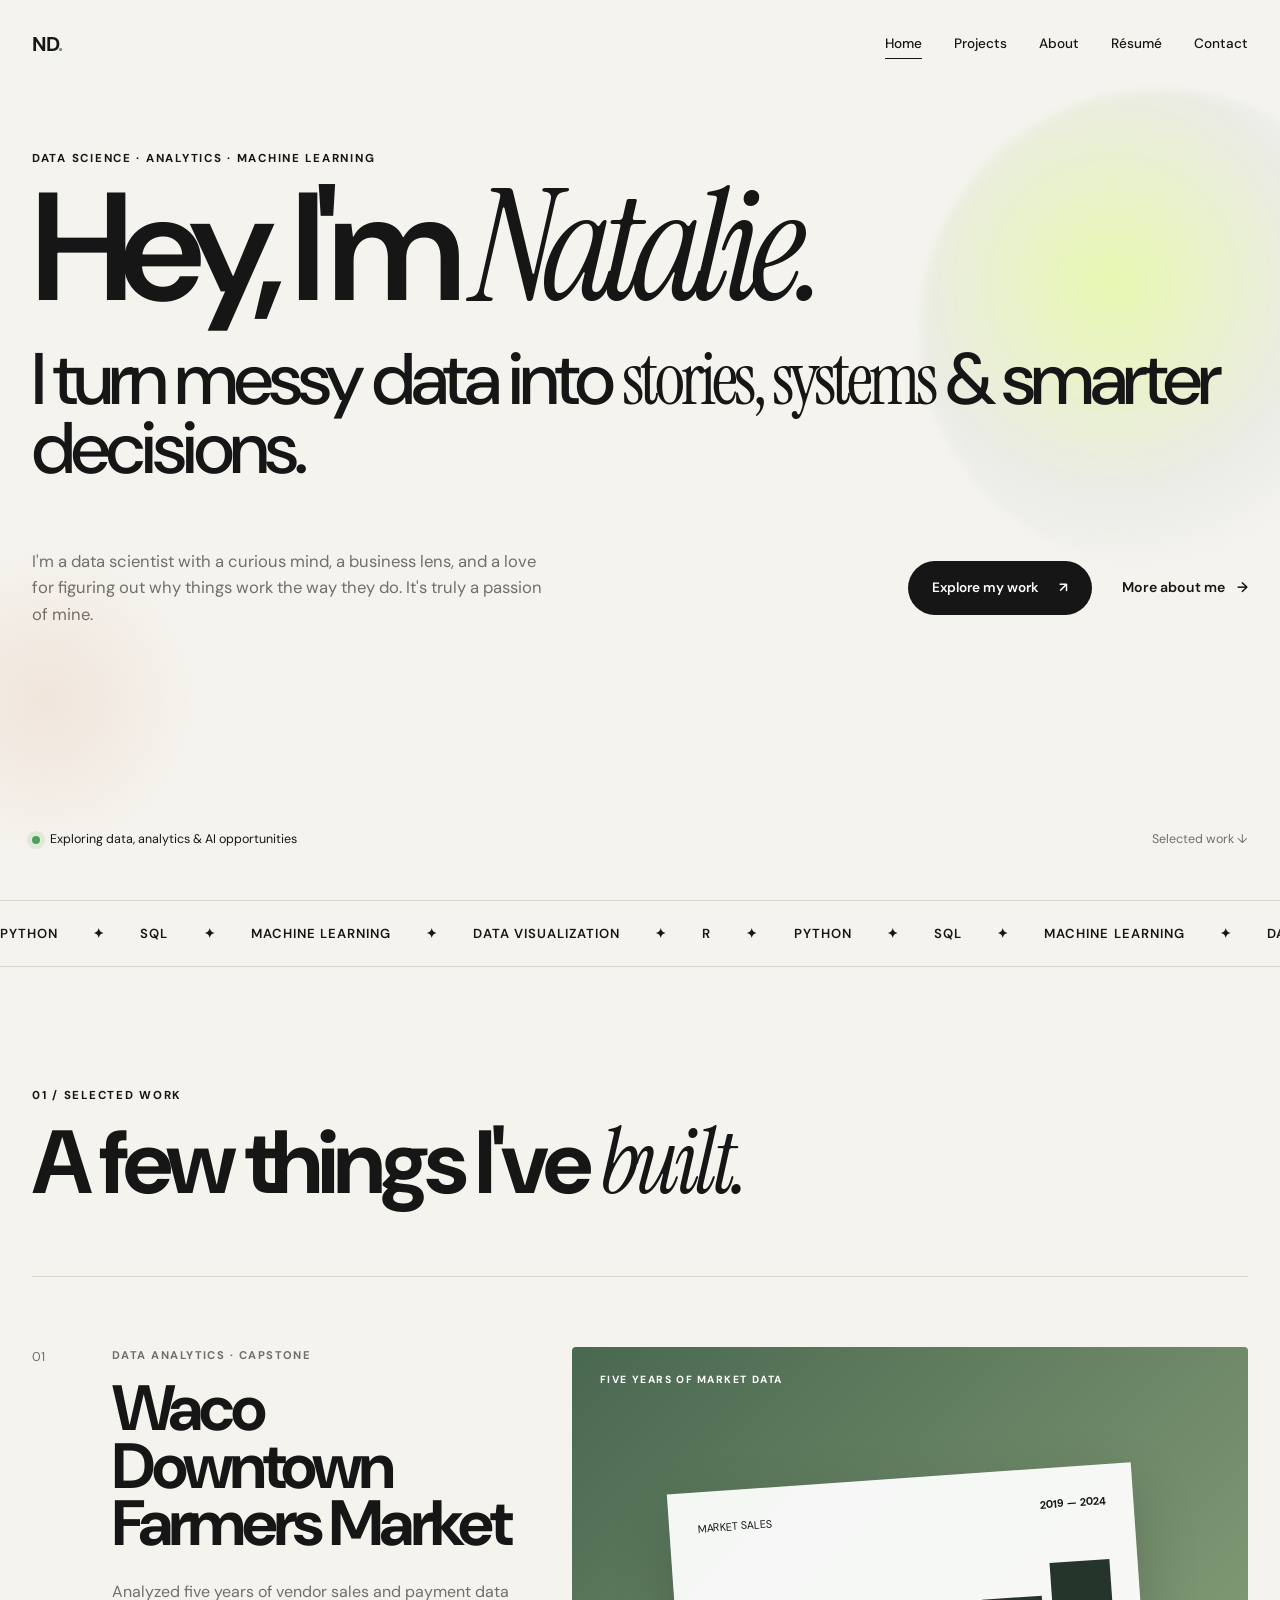
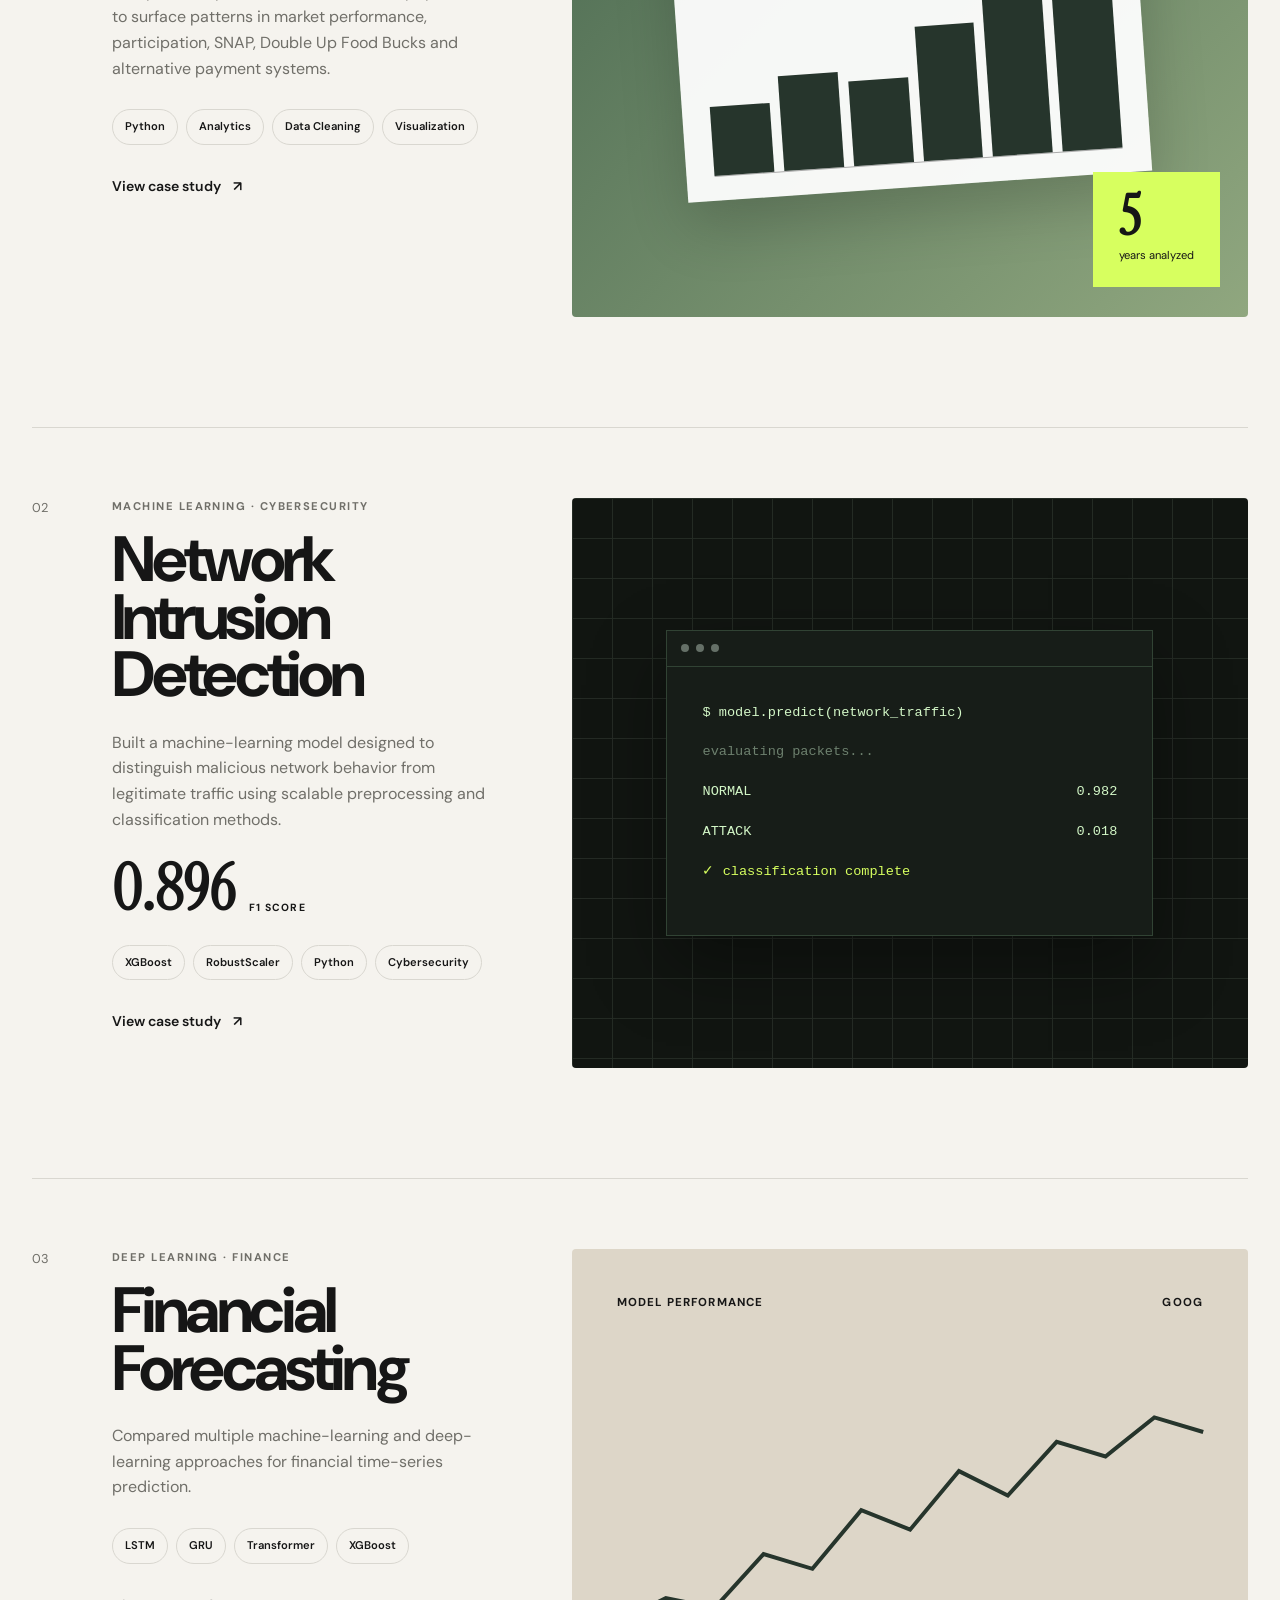
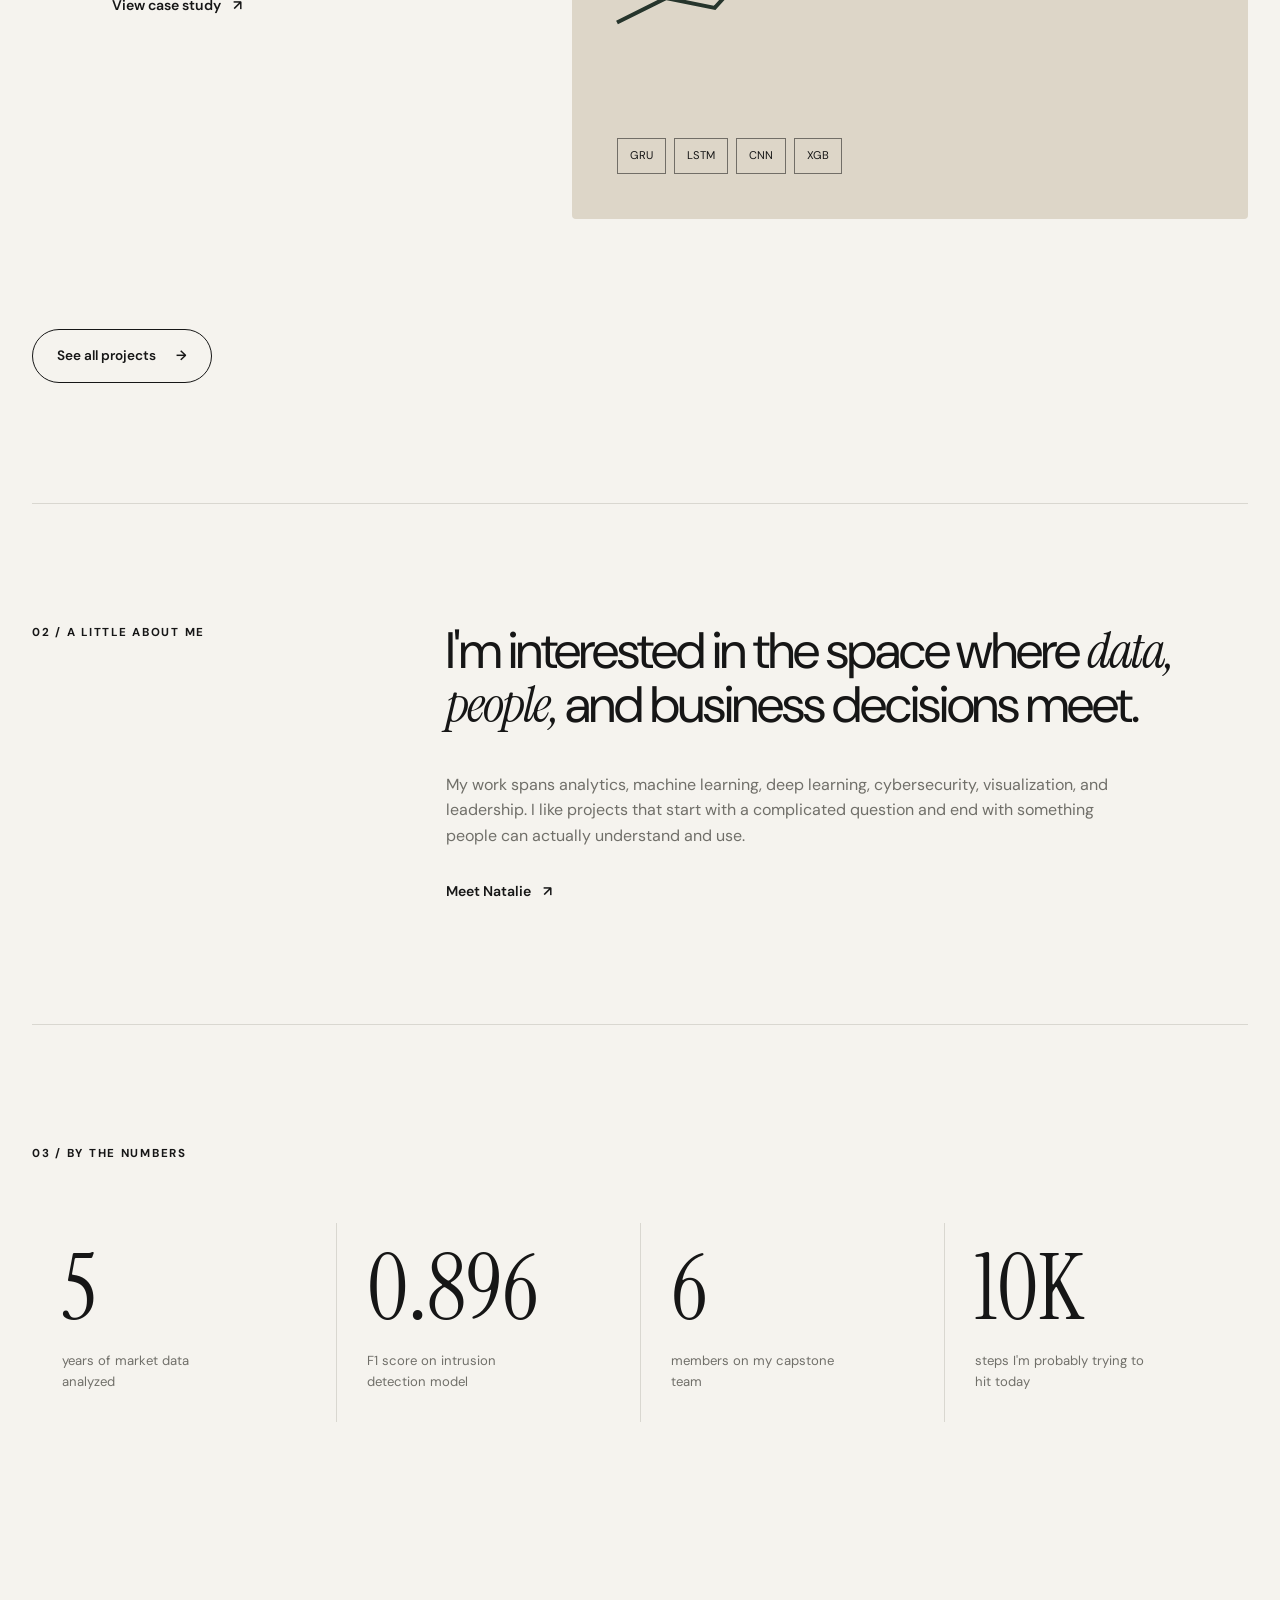
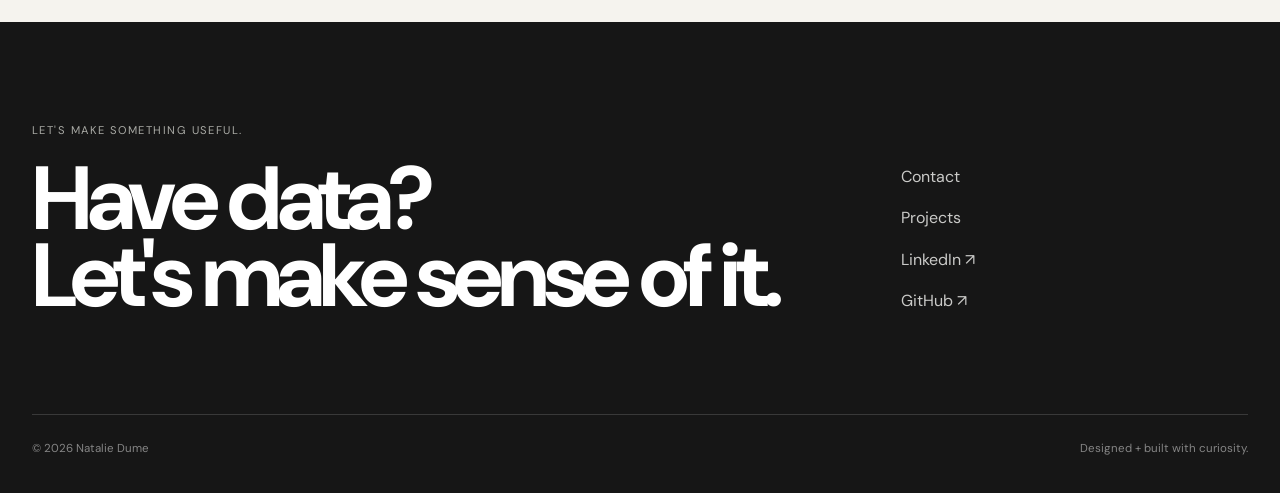
<file: index.html>
<!DOCTYPE html>
    <html lang="en">

    <head>
        <meta charset="UTF-8">

        <meta
            name="viewport"
            content="width=device-width, initial-scale=1.0"
        >

        <title>Hi, I'm Natalie Dume </title>

        <meta
            name="description"
            content="Portfolio of Natalie Dume — data science, analytics and machine learning."
        >

        <meta name="author" content="Natalie Dume">
        <meta name="robots" content="index, follow">
        <meta name="theme-color" content="#f5f3ee">
        <meta property="og:title" content="Natalie Dume | Data Scientist">
        <meta property="og:description" content="Portfolio of Natalie Dume — data science, analytics and machine learning.">
        <meta property="og:type" content="website">

        <link rel="preconnect" href="https://fonts.googleapis.com">
        <link rel="preconnect" href="https://fonts.gstatic.com" crossorigin>

        <link
            href="https://fonts.googleapis.com/css2?family=DM+Sans:wght@400;500;600;700&family=Instrument+Serif:ital@0;1&display=swap"
            rel="stylesheet"
        >

        <link rel="stylesheet" href="style.css">
    </head>

    <body>

        <a class="skip-link" href="#main-content">Skip to content</a>


    <header class="site-header">
        <div class="nav-container">
            <a href="index.html" class="logo" aria-label="Natalie Dume home">
                ND<span>.</span>
            </a>

            <button
                class="menu-button"
                id="menuButton"
                aria-label="Open navigation"
                aria-expanded="false"
            >
                <span></span>
                <span></span>
            </button>

            <nav class="nav-links" id="navLinks">

        <a href="index.html" class="nav-link active">
            Home
        </a>

        <a href="projects.html" class="nav-link ">
            Projects
        </a>

        <a href="about.html" class="nav-link ">
            About
        </a>

        <a href="resume.html" class="nav-link ">
            Résumé
        </a>

        <a href="contact.html" class="nav-link ">
            Contact
        </a>

            </nav>
        </div>
    </header>


        <main id="main-content">

<section class="hero">

    <div class="hero-orb hero-orb-one"></div>
    <div class="hero-orb hero-orb-two"></div>

    <div class="hero-content reveal">

        <p class="eyebrow hero-eyebrow">
            DATA SCIENCE · ANALYTICS · MACHINE LEARNING
        </p>

        <h1>
            Hey, I'm
            <span class="serif italic">Natalie.</span>
        </h1>

        <h2>
            I turn messy data into
            <span class="serif">stories, systems</span>
            & smarter decisions.
        </h2>

        <div class="hero-bottom">

            <p class="hero-description">
                I'm a data scientist with a curious mind,
                a business lens, and a love for figuring out
                why things work the way they do. It's truly
                a passion of mine.
            </p>

            <div class="hero-actions">

                <a href="projects.html" class="button button-dark">
                    Explore my work
                    <span>↗</span>
                </a>

                <a href="about.html" class="text-link">
                    More about me
                    <span>→</span>
                </a>

            </div>

        </div>

    </div>

    <div class="hero-footer reveal">

        <div class="availability">
            <span class="status-dot"></span>
            Exploring data, analytics & AI opportunities
        </div>

        <a href="#selected-work" class="scroll-link">
            Selected work ↓
        </a>

    </div>

</section>


<section class="marquee-section">

    <div class="marquee">
        <div class="marquee-track">

            <span>PYTHON</span>
            <span>✦</span>
            <span>SQL</span>
            <span>✦</span>
            <span>MACHINE LEARNING</span>
            <span>✦</span>
            <span>DATA VISUALIZATION</span>
            <span>✦</span>
            <span>R</span>
            <span>✦</span>

            <span>PYTHON</span>
            <span>✦</span>
            <span>SQL</span>
            <span>✦</span>
            <span>MACHINE LEARNING</span>
            <span>✦</span>
            <span>DATA VISUALIZATION</span>
            <span>✦</span>
            <span>R</span>
            <span>✦</span>

        </div>
    </div>

</section>


<section class="selected-work section" id="selected-work">

    <div class="section-heading reveal">

        <p class="eyebrow">
            01 / SELECTED WORK
        </p>

        <h2>
            A few things I've
            <span class="serif italic">built.</span>
        </h2>

    </div>


    <!-- PROJECT 1 -->

    <article class="featured-project reveal">

        <div class="featured-project-copy">

            <div class="project-number">
                01
            </div>

            <div>

                <p class="project-type">
                    DATA ANALYTICS · CAPSTONE
                </p>

                <h3>
                    Waco Downtown<br>
                    Farmers Market
                </h3>

                <p>
                    Analyzed five years of vendor sales and
                    payment data to surface patterns in market
                    performance, participation, SNAP, Double Up
                    Food Bucks and alternative payment systems.
                </p>

                <div class="tags">
                    <span>Python</span>
                    <span>Analytics</span>
                    <span>Data Cleaning</span>
                    <span>Visualization</span>
                </div>

                <a href="projects.html#farmers-market" class="arrow-link">
                    View case study
                    <span>↗</span>
                </a>

            </div>

        </div>


        <div class="project-visual farmers-visual">

            <div class="visual-label">
                FIVE YEARS OF MARKET DATA
            </div>

            <div class="chart-card">

                <div class="chart-top">
                    <span>MARKET SALES</span>
                    <strong>2019 — 2024</strong>
                </div>

                <div class="bar-chart">
                    <span style="height: 35%"></span>
                    <span style="height: 48%"></span>
                    <span style="height: 43%"></span>
                    <span style="height: 68%"></span>
                    <span style="height: 79%"></span>
                    <span style="height: 95%"></span>
                </div>

            </div>

            <div class="floating-stat">
                <strong>5</strong>
                <span>years analyzed</span>
            </div>

        </div>

    </article>


    <!-- PROJECT 2 -->

    <article class="featured-project reverse reveal">

        <div class="featured-project-copy">

            <div class="project-number">
                02
            </div>

            <div>

                <p class="project-type">
                    MACHINE LEARNING · CYBERSECURITY
                </p>

                <h3>
                    Network Intrusion<br>
                    Detection
                </h3>

                <p>
                    Built a machine-learning model designed to
                    distinguish malicious network behavior from
                    legitimate traffic using scalable preprocessing
                    and classification methods.
                </p>

                <div class="big-stat">
                    <strong>0.896</strong>
                    <span>F1 SCORE</span>
                </div>

                <div class="tags">
                    <span>XGBoost</span>
                    <span>RobustScaler</span>
                    <span>Python</span>
                    <span>Cybersecurity</span>
                </div>

                <a href="projects.html#intrusion" class="arrow-link">
                    View case study
                    <span>↗</span>
                </a>

            </div>

        </div>


        <div class="project-visual cyber-visual">

            <div class="terminal">

                <div class="terminal-header">
                    <span></span>
                    <span></span>
                    <span></span>
                </div>

                <div class="terminal-body">

                    <p>$ model.predict(network_traffic)</p>
                    <p class="terminal-muted">
                        evaluating packets...
                    </p>

                    <p>
                        NORMAL
                        <span class="terminal-value">0.982</span>
                    </p>

                    <p>
                        ATTACK
                        <span class="terminal-value">0.018</span>
                    </p>

                    <p class="terminal-success">
                        ✓ classification complete
                    </p>

                </div>

            </div>

            <div class="network-grid"></div>

        </div>

    </article>


    <!-- PROJECT 3 -->

    <article class="featured-project reveal">

        <div class="featured-project-copy">

            <div class="project-number">
                03
            </div>

            <div>

                <p class="project-type">
                    DEEP LEARNING · FINANCE
                </p>

                <h3>
                    Financial<br>
                    Forecasting
                </h3>

                <p>
                    Compared multiple machine-learning and
                    deep-learning approaches for financial
                    time-series prediction.
                </p>

                <div class="tags">
                    <span>LSTM</span>
                    <span>GRU</span>
                    <span>Transformer</span>
                    <span>XGBoost</span>
                </div>

                <a href="projects.html#finance" class="arrow-link">
                    View case study
                    <span>↗</span>
                </a>

            </div>

        </div>


        <div class="project-visual finance-visual">

            <div class="finance-header">
                <span>MODEL PERFORMANCE</span>
                <span>GOOG</span>
            </div>

            <svg
                viewBox="0 0 600 300"
                class="line-chart"
                aria-label="Decorative financial chart"
            >
                <polyline
                    points="
                    0,250
                    50,225
                    100,235
                    150,180
                    200,195
                    250,135
                    300,155
                    350,95
                    400,120
                    450,65
                    500,80
                    550,40
                    600,55
                    "
                />
            </svg>

            <div class="model-chips">
                <span>GRU</span>
                <span>LSTM</span>
                <span>CNN</span>
                <span>XGB</span>
            </div>

        </div>

    </article>


    <div class="center-button reveal">

        <a href="projects.html" class="button button-outline">
            See all projects
            <span>→</span>
        </a>

    </div>

</section>


<section class="home-about section">

    <div class="home-about-grid reveal">

        <p class="eyebrow">
            02 / A LITTLE ABOUT ME
        </p>

        <div>

            <p class="large-copy">
                I'm interested in the space where
                <span class="serif italic">data, people,</span>
                and business decisions meet.
            </p>

            <p class="home-about-description">
                My work spans analytics, machine learning,
                deep learning, cybersecurity, visualization,
                and leadership. I like projects that start with
                a complicated question and end with something
                people can actually understand and use.
            </p>

            <a href="about.html" class="arrow-link">
                Meet Natalie
                <span>↗</span>
            </a>

        </div>

    </div>

</section>


<section class="numbers-section section">

    <p class="eyebrow reveal">
        03 / BY THE NUMBERS
    </p>

    <div class="numbers-grid">

        <div class="number-item reveal">
            <strong data-count="5">5</strong>
            <p>years of market data analyzed</p>
        </div>

        <div class="number-item reveal">
            <strong>0.896</strong>
            <p>F1 score on intrusion detection model</p>
        </div>

        <div class="number-item reveal">
            <strong>6</strong>
            <p>members on my capstone team</p>
        </div>

        <div class="number-item reveal">
            <strong>10K</strong>
            <p>steps I'm probably trying to hit today</p>
        </div>

    </div>

</section>

        </main>


    <footer class="site-footer">
        <div class="footer-inner">

            <div>
                <p class="footer-eyebrow">LET'S MAKE SOMETHING USEFUL.</p>
                <h2>Have data?<br>Let's make sense of it.</h2>
            </div>

            <div class="footer-links">
                <a href="contact.html">Contact</a>
                <a href="projects.html">Projects</a>

                <!-- Replace # with your real LinkedIn -->
                <a href="https://www.linkedin.com/in/nataliedume" target="_blank" rel="noopener noreferrer">LinkedIn ↗</a>

                <!-- Replace # with your real GitHub -->
                <a href="https://github.com/nataliedume" target="_blank" rel="noopener noreferrer">GitHub ↗</a>
            </div>

        </div>

        <div class="footer-bottom">
            <p>© <span id="year"></span> Natalie Dume</p>
            <p>Designed + built with curiosity.</p>
        </div>
    </footer>


        <script src="script.js"></script>

    </body>
    </html>
</file>
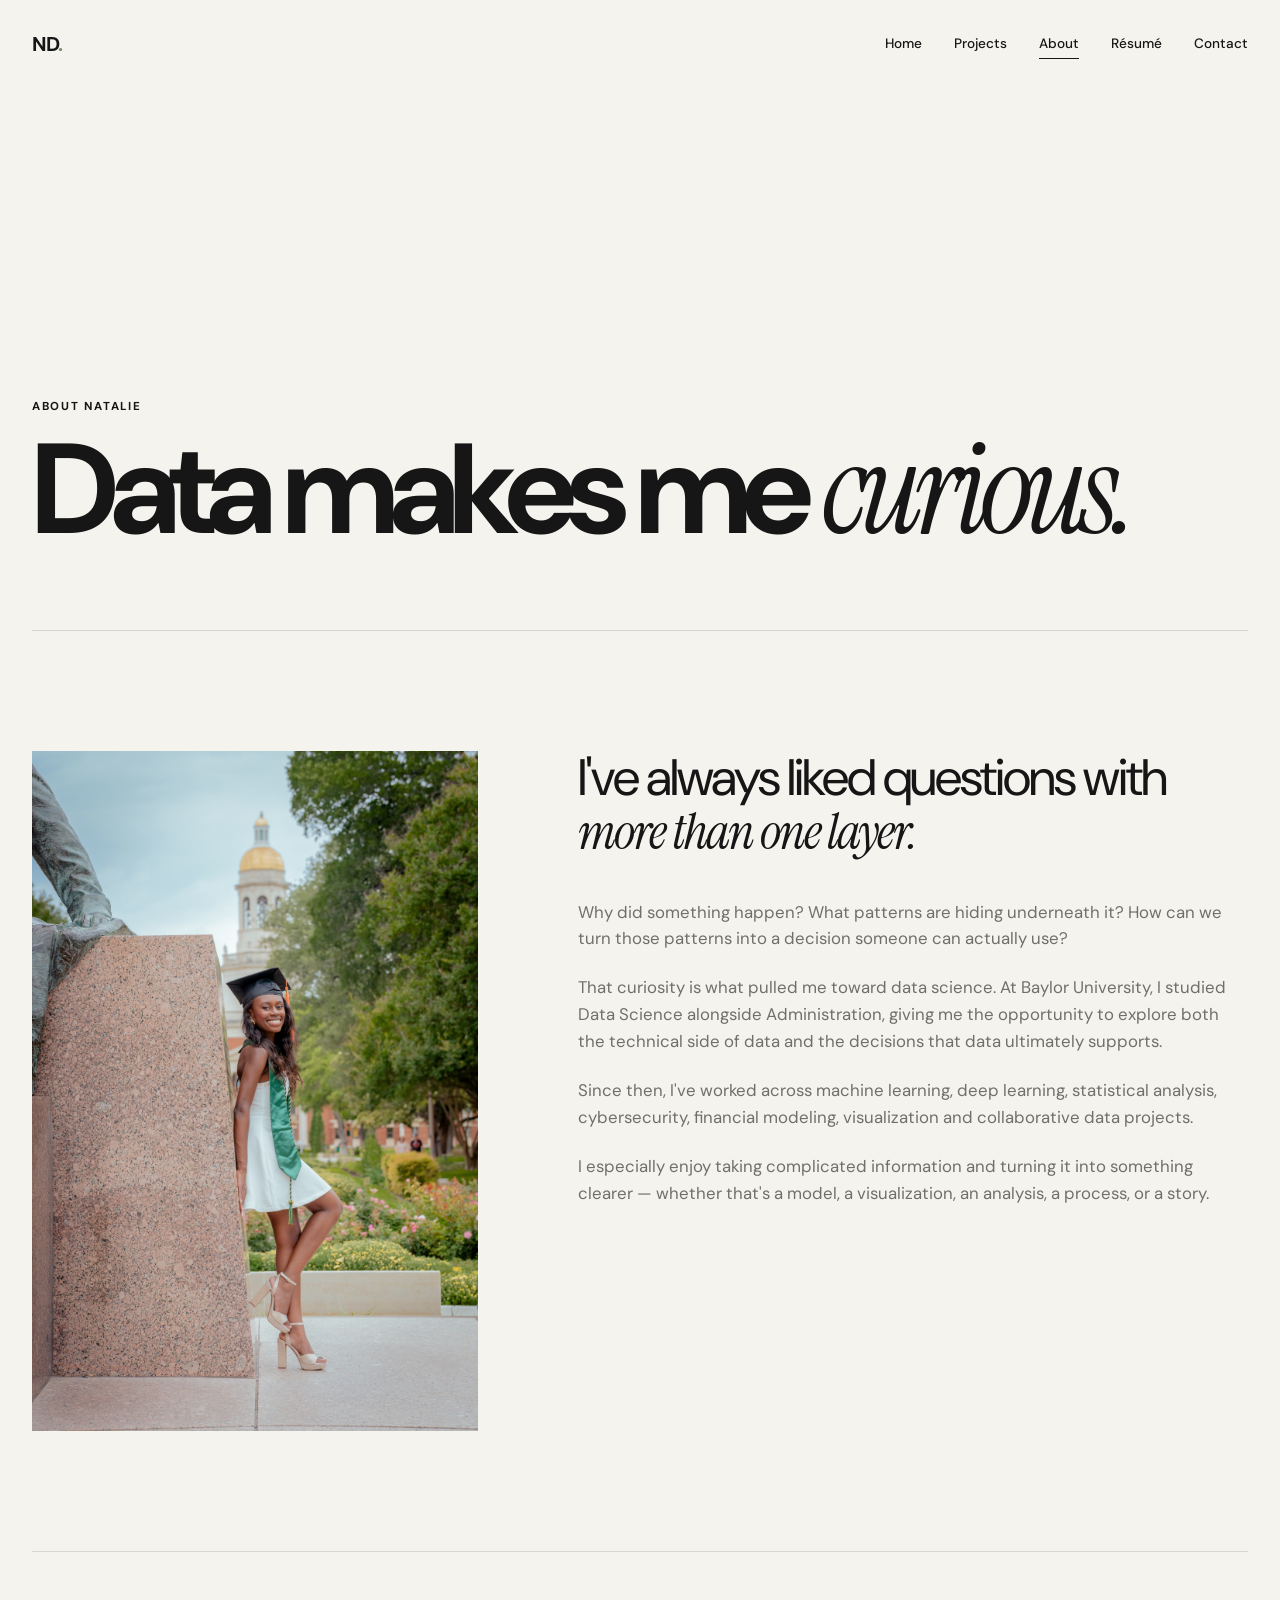
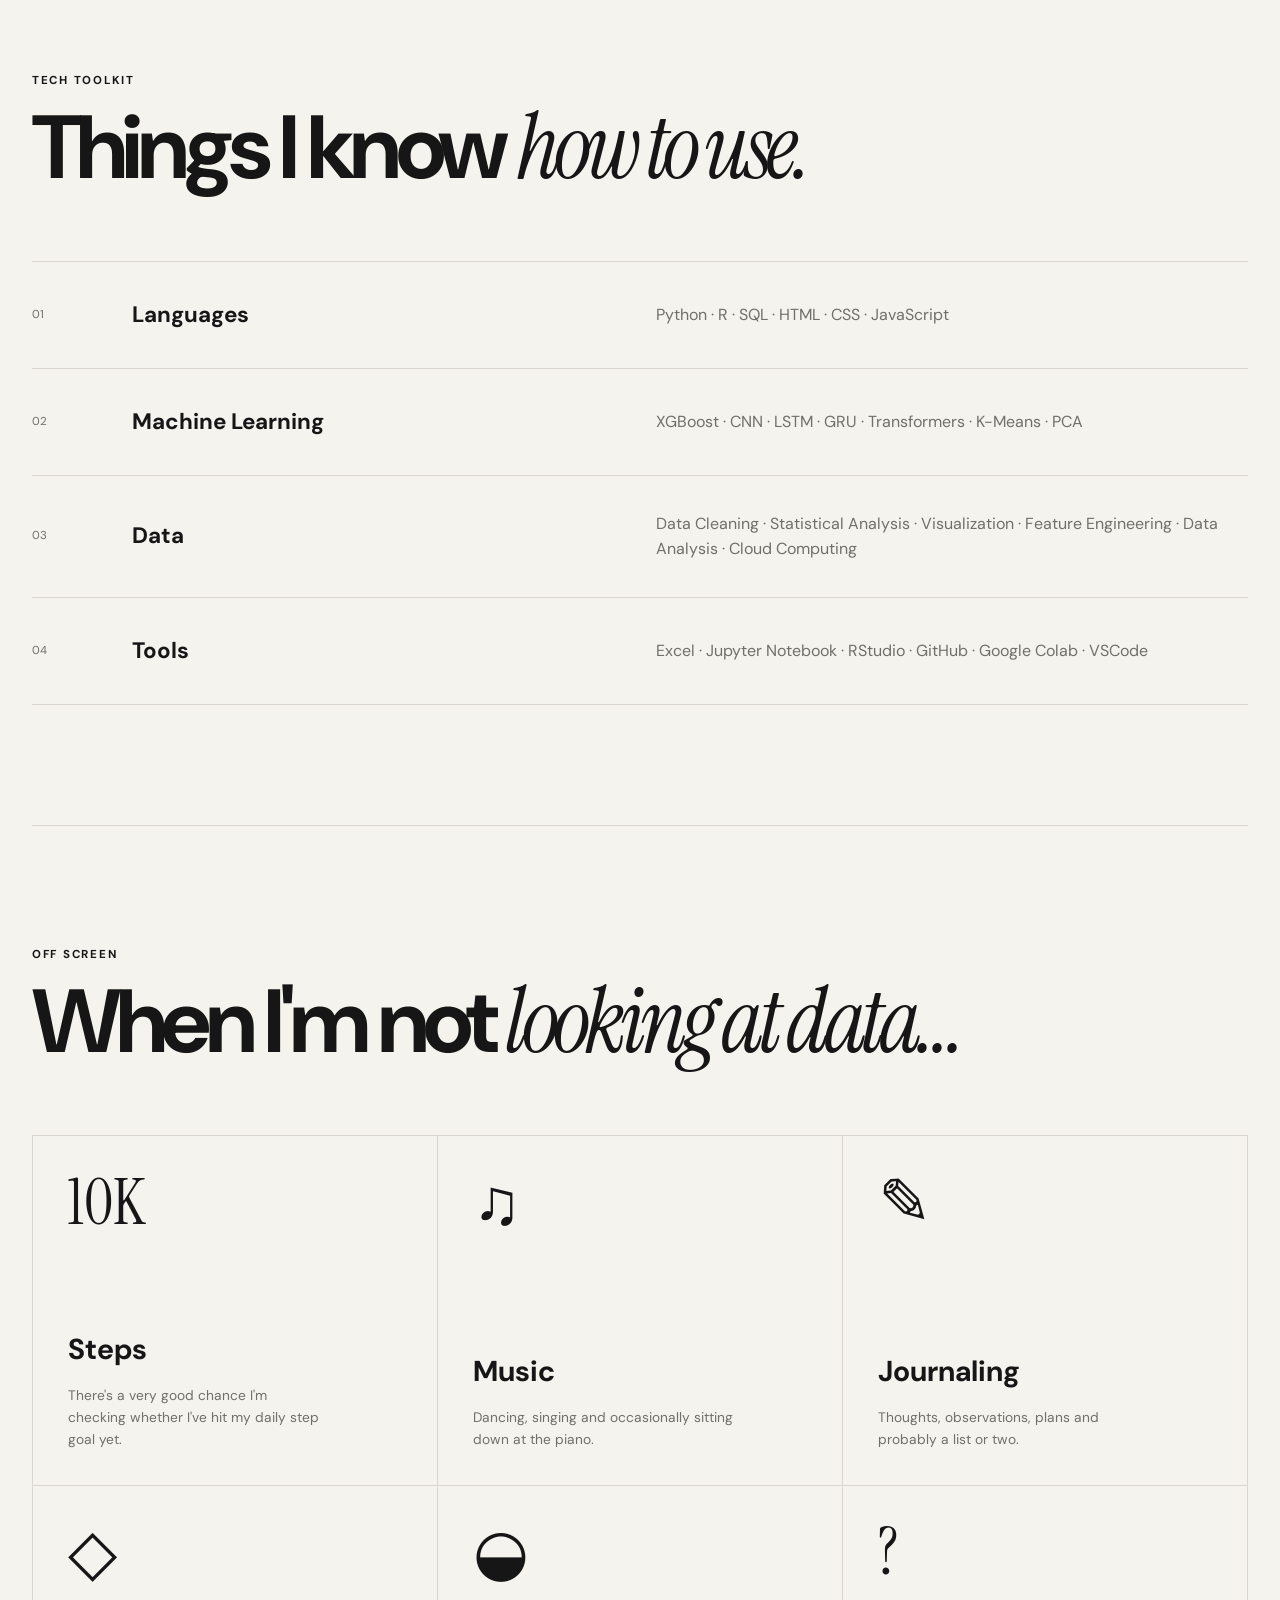
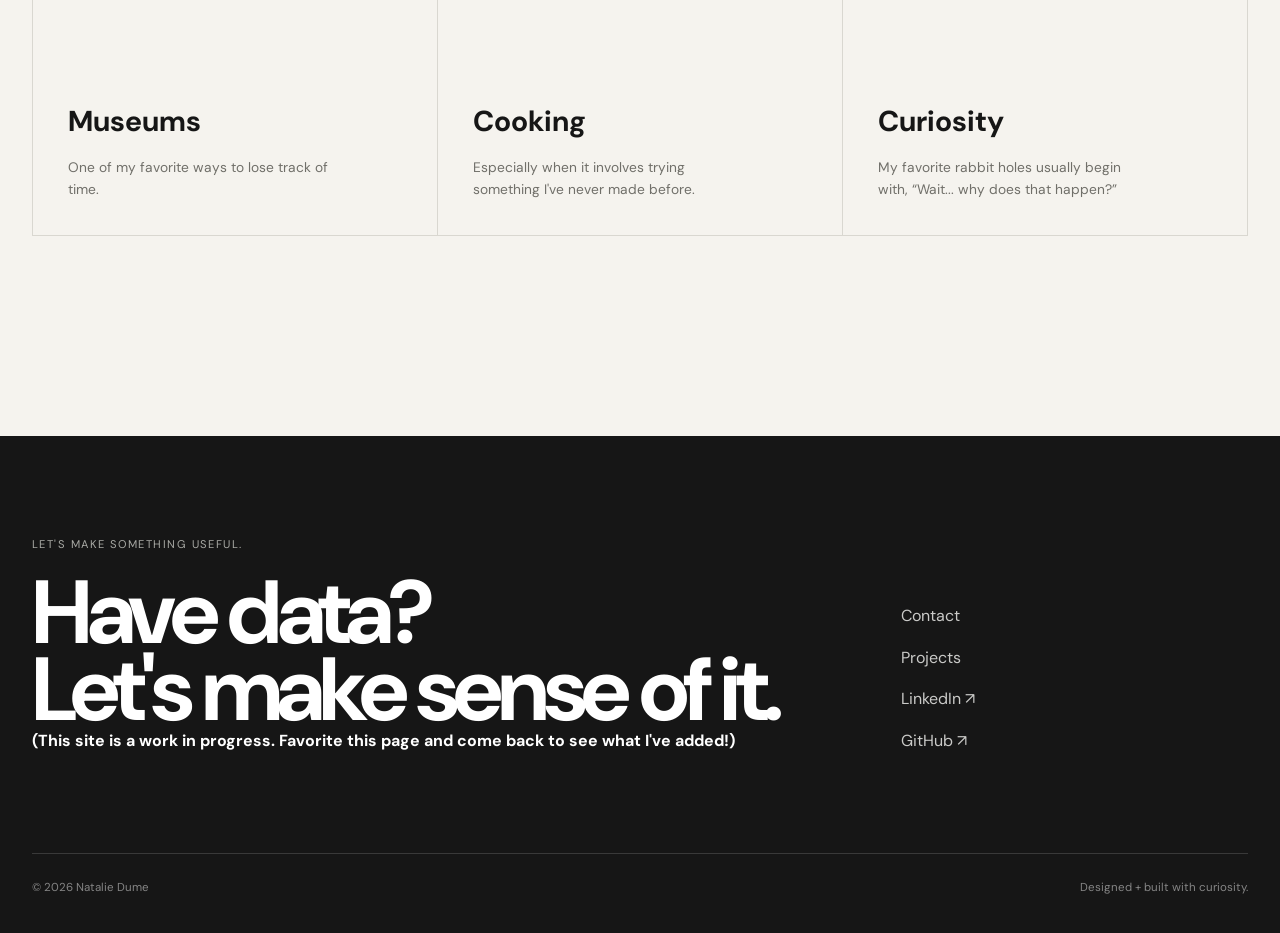
<file: about.html>
<!DOCTYPE html>
    <html lang="en">

    <head>
        <meta charset="UTF-8">

        <meta
            name="viewport"
            content="width=device-width, initial-scale=1.0"
        >

        <title>About | Natalie Dume</title>

        <meta
            name="description"
            content="Learn more about Natalie Dume, a data science graduate interested in analytics, AI and business."
        >

        <meta name="author" content="Natalie Dume">
        <meta name="robots" content="index, follow">
        <meta name="theme-color" content="#f5f3ee">
        <meta property="og:title" content="About | Natalie Dume">
        <meta property="og:description" content="Learn more about Natalie Dume, a data science graduate interested in analytics, AI and business.">
        <meta property="og:type" content="website">

        <link rel="preconnect" href="https://fonts.googleapis.com">
        <link rel="preconnect" href="https://fonts.gstatic.com" crossorigin>

        <link
            href="https://fonts.googleapis.com/css2?family=DM+Sans:wght@400;500;600;700&family=Instrument+Serif:ital@0;1&display=swap"
            rel="stylesheet"
        >

        <link rel="stylesheet" href="style.css">
    </head>

    <body>

        <a class="skip-link" href="#main-content">Skip to content</a>


    <header class="site-header">
        <div class="nav-container">
            <a href="index.html" class="logo" aria-label="Natalie Dume home">
                ND<span>.</span>
            </a>

            <button
                class="menu-button"
                id="menuButton"
                aria-label="Open navigation"
                aria-expanded="false"
            >
                <span></span>
                <span></span>
            </button>

            <nav class="nav-links" id="navLinks">

        <a href="index.html" class="nav-link ">
            Home
        </a>

        <a href="projects.html" class="nav-link ">
            Projects
        </a>

        <a href="about.html" class="nav-link active">
            About
        </a>

        <a href="resume.html" class="nav-link ">
            Résumé
        </a>

        <a href="contact.html" class="nav-link ">
            Contact
        </a>

            </nav>
        </div>
    </header>


        <main id="main-content">

<section class="page-hero about-page-hero">

    <div class="reveal">
        <p class="eyebrow">ABOUT NATALIE</p>

        <h1>
            Data makes me
            <span class="serif italic">curious.</span>
        </h1>
    </div>

</section>


<section class="about-story section">

    <div class="about-story-grid">

        <div class="portrait-photo reveal">
            <img
                src="/natalie.jpeg"
                alt="Portrait of Natalie Dume"
                class="natalie-portrait"
                loading="eager"
            >
        </div>


        <div class="about-copy reveal">

            <p class="large-copy">
                I've always liked questions with
                <span class="serif italic">more than one layer.</span>
            </p>

            <p>
                Why did something happen? What patterns are hiding
                underneath it? How can we turn those patterns into
                a decision someone can actually use?
            </p>

            <p>
                That curiosity is what pulled me toward data science.
                At Baylor University, I studied Data Science alongside
                 Administration, giving me the opportunity to
                explore both the technical side of data and the
                decisions that data ultimately supports.
            </p>

            <p>
                Since then, I've worked across machine learning,
                deep learning, statistical analysis, cybersecurity,
                financial modeling, visualization and collaborative
                data projects.
            </p>

            <p>
                I especially enjoy taking complicated information
                and turning it into something clearer — whether
                that's a model, a visualization, an analysis,
                a process, or a story.
            </p>

        </div>

    </div>

</section>


<section class="skills-section section">

    <div class="section-heading reveal">

        <p class="eyebrow">TECH TOOLKIT</p>

        <h2>
            Things I know
            <span class="serif italic">how to use.</span>
        </h2>

    </div>


    <div class="skills-list">

        <div class="skill-row reveal">
            <span>01</span>
            <h3>Languages</h3>
            <p>Python · R · SQL · HTML · CSS · JavaScript </p>
        </div>

        <div class="skill-row reveal">
            <span>02</span>
            <h3>Machine Learning</h3>
            <p>
                XGBoost · CNN · LSTM · GRU ·
                Transformers · K-Means · PCA
            </p>
        </div>

        <div class="skill-row reveal">
            <span>03</span>
            <h3>Data</h3>
            <p>
                Data Cleaning · Statistical Analysis ·
                Visualization · Feature Engineering · 
                Data Analysis · Cloud Computing
            </p>
        </div>

        <div class="skill-row reveal">
            <span>04</span>
            <h3>Tools</h3>
            <p>
                Excel · Jupyter Notebook · RStudio ·
                GitHub · Google Colab · VSCode
            </p>
        </div>

    </div>

</section>


<section class="offscreen-section section">

    <div class="section-heading reveal">

        <p class="eyebrow">OFF SCREEN</p>

        <h2>
            When I'm not
            <span class="serif italic">looking at data...</span>
        </h2>

    </div>


    <div class="interest-grid">

        <div class="interest-card reveal">
            <span class="interest-icon">10K</span>
            <h3>Steps</h3>
            <p>
                There's a very good chance I'm checking
                whether I've hit my daily step goal yet.
            </p>
        </div>

        <div class="interest-card reveal">
            <span class="interest-icon">♫</span>
            <h3>Music</h3>
            <p>
                Dancing, singing and occasionally sitting
                down at the piano.
            </p>
        </div>

        <div class="interest-card reveal">
            <span class="interest-icon">✎</span>
            <h3>Journaling</h3>
            <p>
                Thoughts, observations, plans and probably
                a list or two.
            </p>
        </div>

        <div class="interest-card reveal">
            <span class="interest-icon">◇</span>
            <h3>Museums</h3>
            <p>
                One of my favorite ways to lose track of time.
            </p>
        </div>

        <div class="interest-card reveal">
            <span class="interest-icon">◒</span>
            <h3>Cooking</h3>
            <p>
                Especially when it involves trying
                something I've never made before.
            </p>
        </div>

        <div class="interest-card reveal">
            <span class="interest-icon">?</span>
            <h3>Curiosity</h3>
            <p>
                My favorite rabbit holes usually begin
                with, “Wait... why does that happen?”
            </p>
        </div>

    </div>

</section>

        </main>


    <footer class="site-footer">
        <div class="footer-inner">

            <div>
                <p class="footer-eyebrow">LET'S MAKE SOMETHING USEFUL.</p>
                <h2>Have data?<br>Let's make sense of it.</h2>
                <h4 class="footer-progress">
                    (This site is a work in progress.
                    <a href="#" id="favorite-link">Favorite</a>
                    this page and come back to see what I've added!)
                </h4>
            </div>

            <div class="footer-links">
                <a href="contact.html">Contact</a>
                <a href="projects.html">Projects</a>

                <!-- Replace # with your real LinkedIn -->
                <a href="https://www.linkedin.com/in/nataliedume" target="_blank" rel="noopener noreferrer">LinkedIn ↗</a>

                <!-- Replace # with your real GitHub -->
                <a href="https://github.com/nataliedume" target="_blank" rel="noopener noreferrer">GitHub ↗</a>
            </div>

        </div>

        <div class="footer-bottom">
            <p>© <span id="year"></span> Natalie Dume</p>
            <p>Designed + built with curiosity.</p>
        </div>
    </footer>


        <script src="script.js"></script>

    </body>
    </html>
</file>
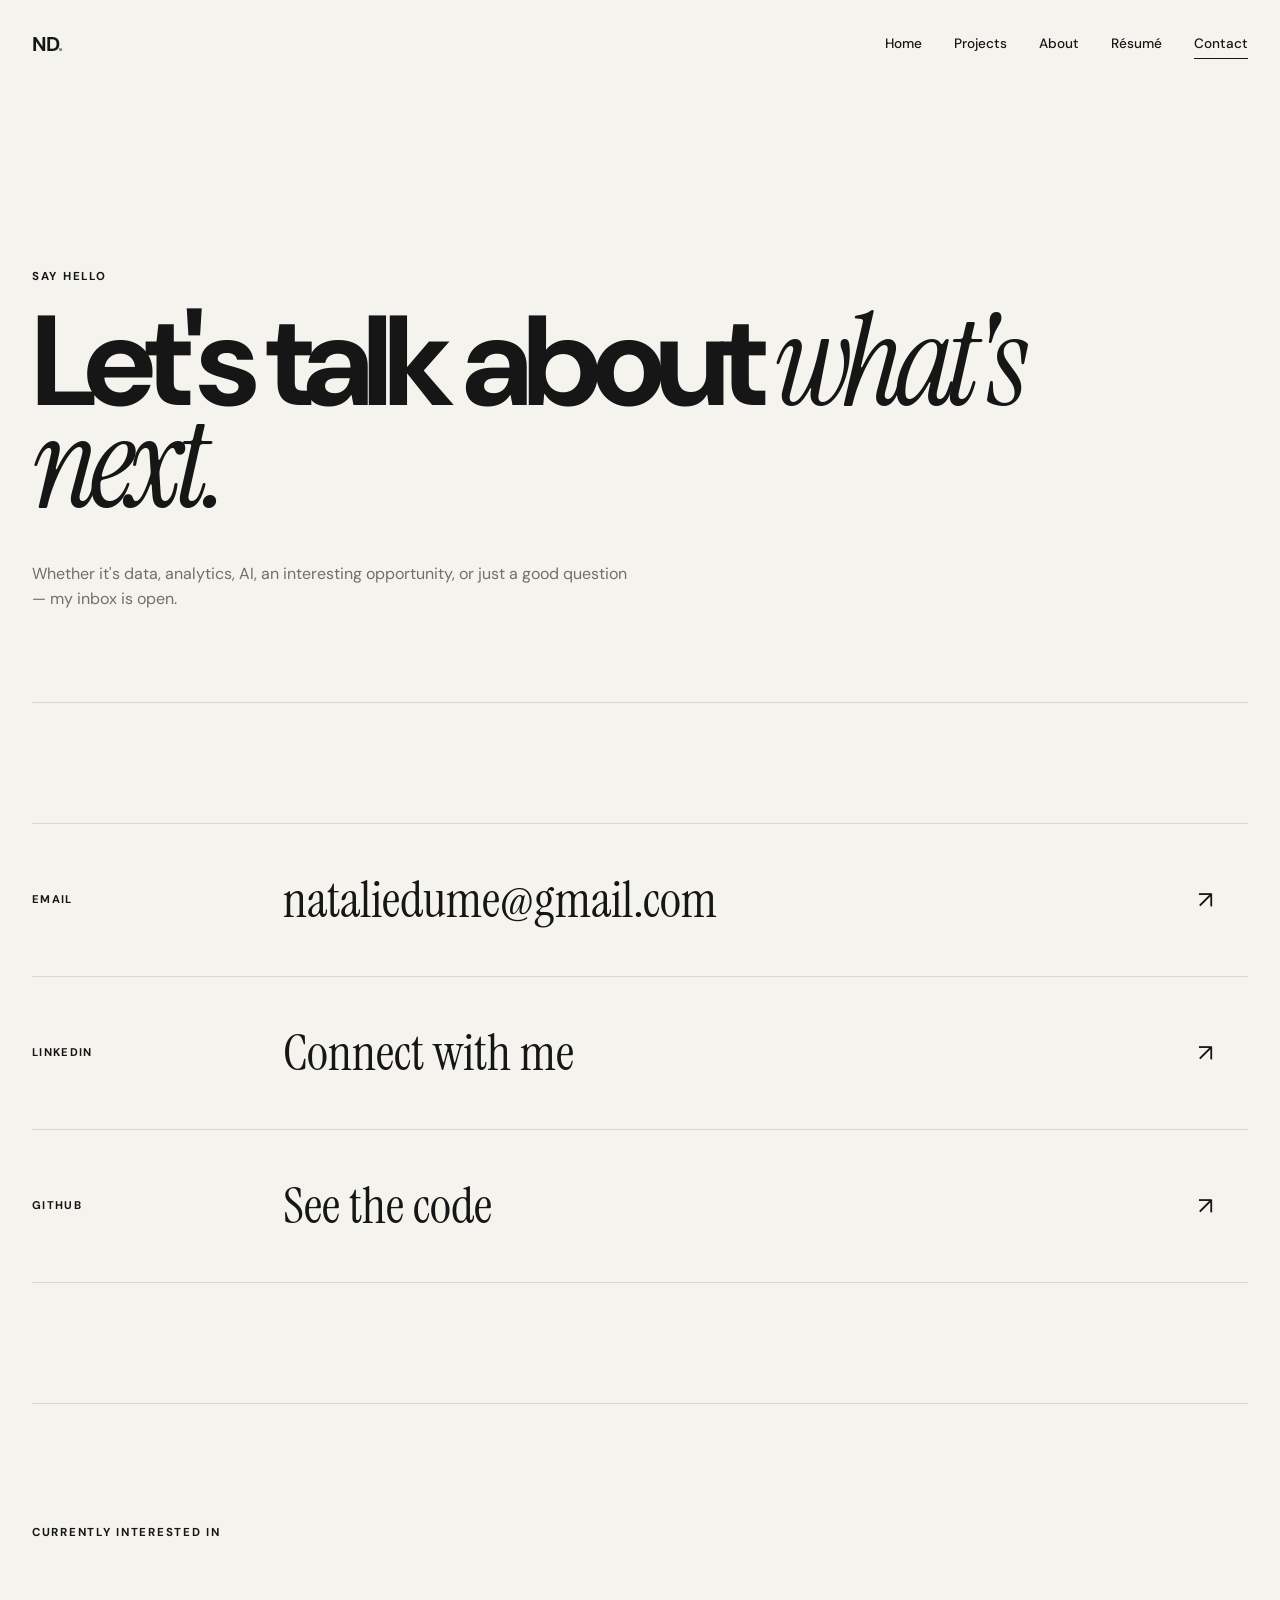
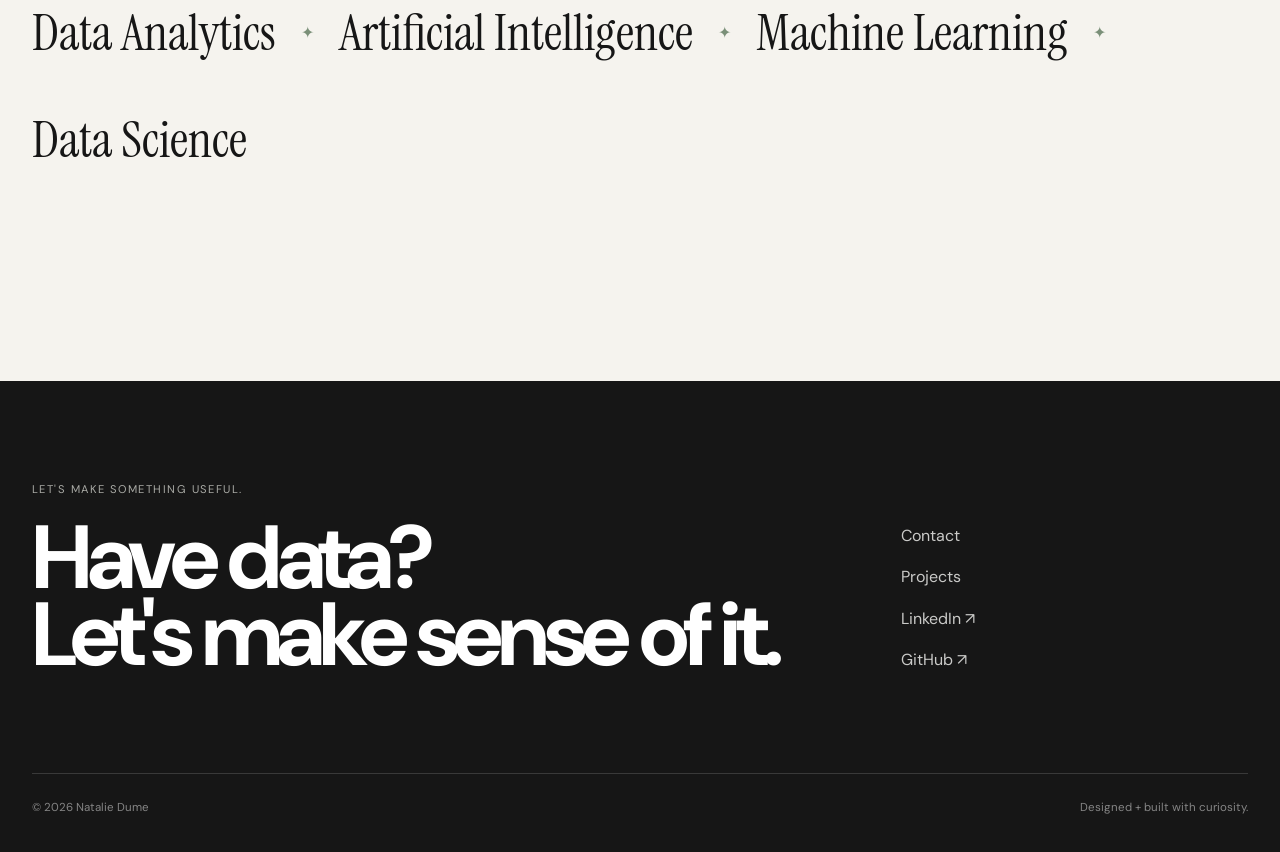
<file: contact.html>
<!DOCTYPE html>
    <html lang="en">

    <head>
        <meta charset="UTF-8">

        <meta
            name="viewport"
            content="width=device-width, initial-scale=1.0"
        >

        <title>Contact | Natalie Dume</title>

        <meta
            name="description"
            content="Contact Natalie"
        >

        <meta name="author" content="Natalie Dume">
        <meta name="robots" content="index, follow">
        <meta name="theme-color" content="#f5f3ee">
        <meta property="og:title" content="Contact | Natalie Dume">
        <meta property="og:description" content="Contact Natalie">
        <meta property="og:type" content="website">

        <link rel="preconnect" href="https://fonts.googleapis.com">
        <link rel="preconnect" href="https://fonts.gstatic.com" crossorigin>

        <link
            href="https://fonts.googleapis.com/css2?family=DM+Sans:wght@400;500;600;700&family=Instrument+Serif:ital@0;1&display=swap"
            rel="stylesheet"
        >

        <link rel="stylesheet" href="style.css">
    </head>

    <body>

        <a class="skip-link" href="#main-content">Skip to content</a>


    <header class="site-header">
        <div class="nav-container">
            <a href="index.html" class="logo" aria-label="Natalie Dume home">
                ND<span>.</span>
            </a>

            <button
                class="menu-button"
                id="menuButton"
                aria-label="Open navigation"
                aria-expanded="false"
            >
                <span></span>
                <span></span>
            </button>

            <nav class="nav-links" id="navLinks">

        <a href="index.html" class="nav-link ">
            Home
        </a>

        <a href="projects.html" class="nav-link ">
            Projects
        </a>

        <a href="about.html" class="nav-link ">
            About
        </a>

        <a href="resume.html" class="nav-link ">
            Résumé
        </a>

        <a href="contact.html" class="nav-link active">
            Contact
        </a>

            </nav>
        </div>
    </header>


        <main id="main-content">

<section class="contact-hero">

    <div class="reveal">

        <p class="eyebrow">
            SAY HELLO
        </p>

        <h1>
            Let's talk about
            <span class="serif italic">what's next.</span>
        </h1>

        <p>
            Whether it's data, analytics, AI, an interesting
            opportunity, or just a good question — my inbox is open.
        </p>

    </div>

</section>


<section class="contact-section section">

    <div class="contact-grid">

        <a
            href="mailto:nataliedume@gmail.com"
            class="contact-row reveal"
        >
            <span>EMAIL</span>
            <strong>nataliedume@gmail.com</strong>
            <i>↗</i>
        </a>


        <a
            href="https://www.linkedin.com/in/nataliedume"
            target="_blank"
            rel="noopener noreferrer"
            class="contact-row reveal"
        >
            <span>LINKEDIN</span>
            <strong>Connect with me</strong>
            <i>↗</i>
        </a>


        <a
            href="https://github.com/nataliedume"
            target="_blank"
            rel="noopener noreferrer"
            class="contact-row reveal"
        >
            <span>GITHUB</span>
            <strong>See the code</strong>
            <i>↗</i>
        </a>

    </div>

</section>


<section class="currently-section section">

    <p class="eyebrow reveal">
        CURRENTLY INTERESTED IN
    </p>

    <div class="currently-list reveal">

        <p>
            Data Analytics
        </p>

        <span>✦</span>

        <p>
            Artificial Intelligence
        </p>

        <span>✦</span>

        <p>
            Machine Learning
        </p>

        <span>✦</span>

        <p>
            Data Science
        </p>

    </div>

</section>

        </main>


    <footer class="site-footer">
        <div class="footer-inner">

            <div>
                <p class="footer-eyebrow">LET'S MAKE SOMETHING USEFUL.</p>
                <h2>Have data?<br>Let's make sense of it.</h2>
            </div>

            <div class="footer-links">
                <a href="contact.html">Contact</a>
                <a href="projects.html">Projects</a>

                <!-- Replace # with your real LinkedIn -->
                <a href="https://www.linkedin.com/in/nataliedume" target="_blank" rel="noopener noreferrer">LinkedIn ↗</a>

                <!-- Replace # with your real GitHub -->
                <a href="https://github.com/nataliedume" target="_blank" rel="noopener noreferrer">GitHub ↗</a>
            </div>

        </div>

        <div class="footer-bottom">
            <p>© <span id="year"></span> Natalie Dume</p>
            <p>Designed + built with curiosity.</p>
        </div>
    </footer>


        <script src="script.js"></script>

    </body>
    </html>
</file>
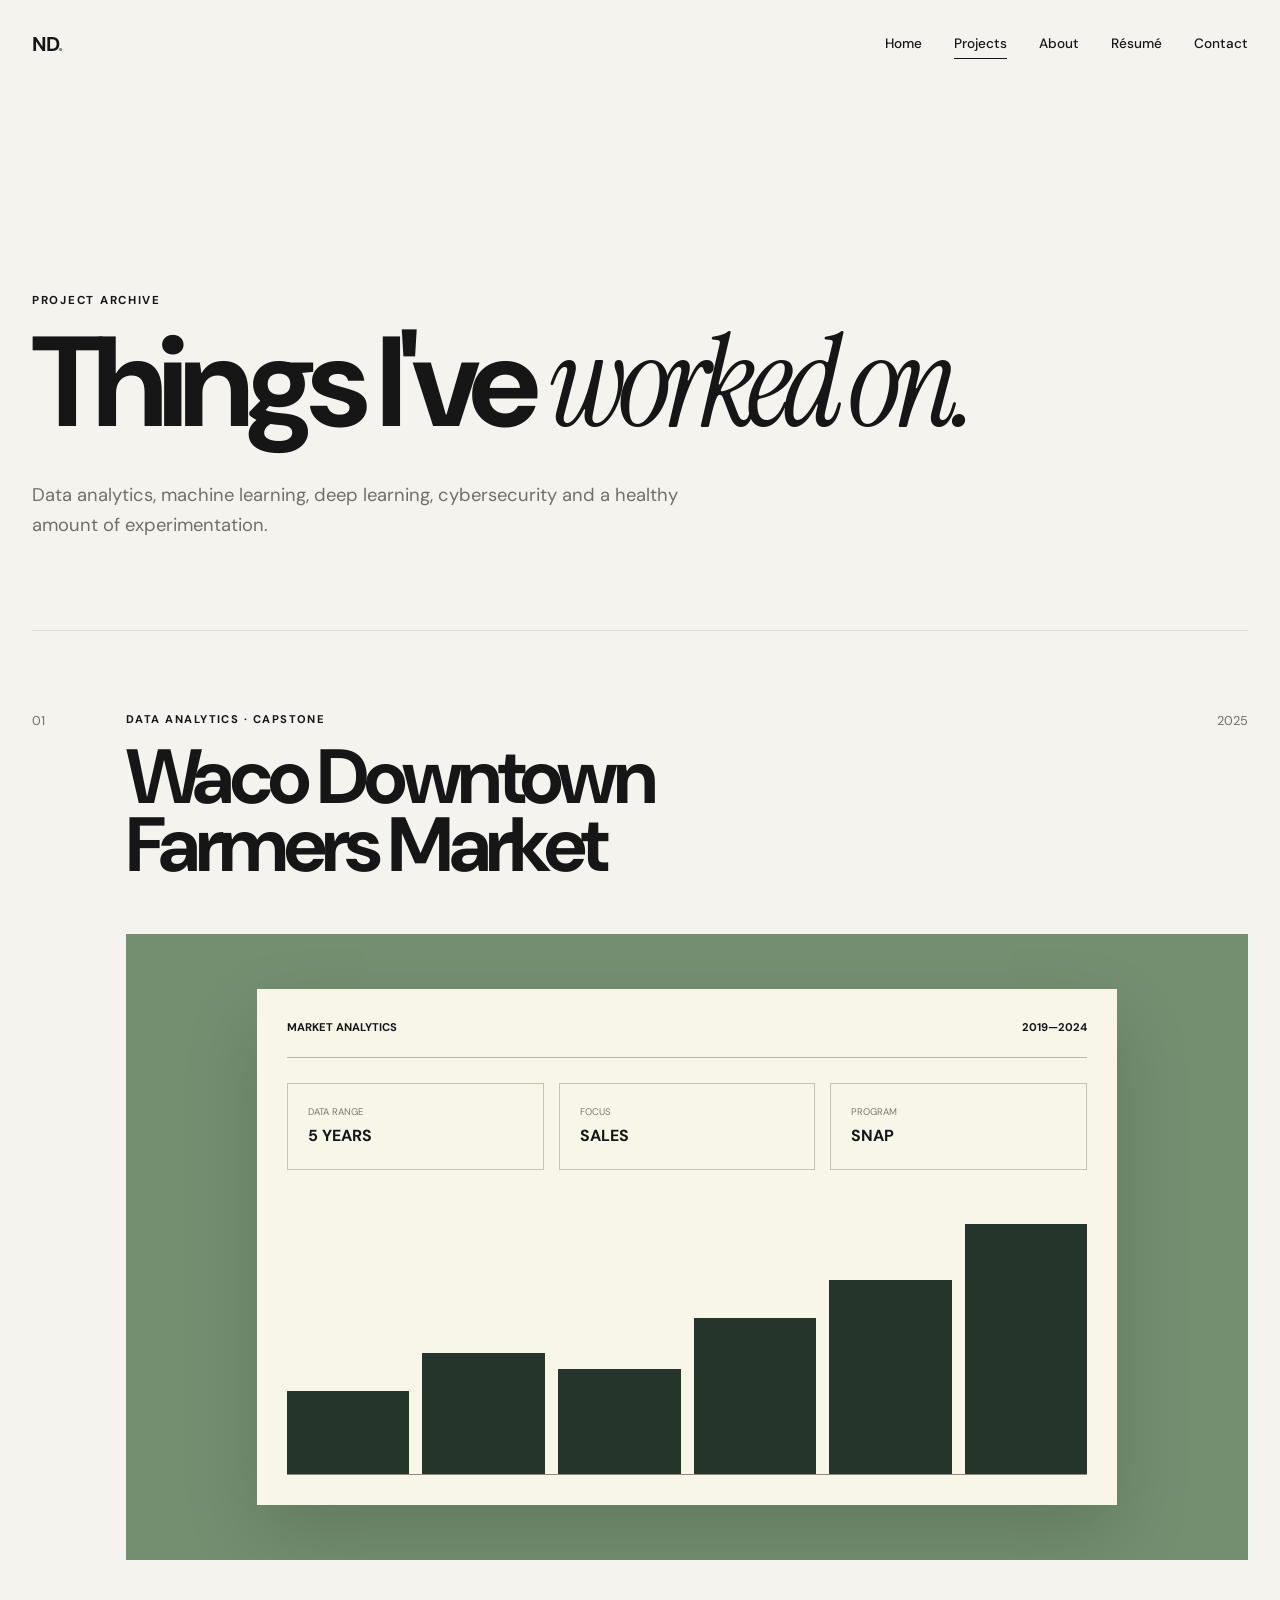
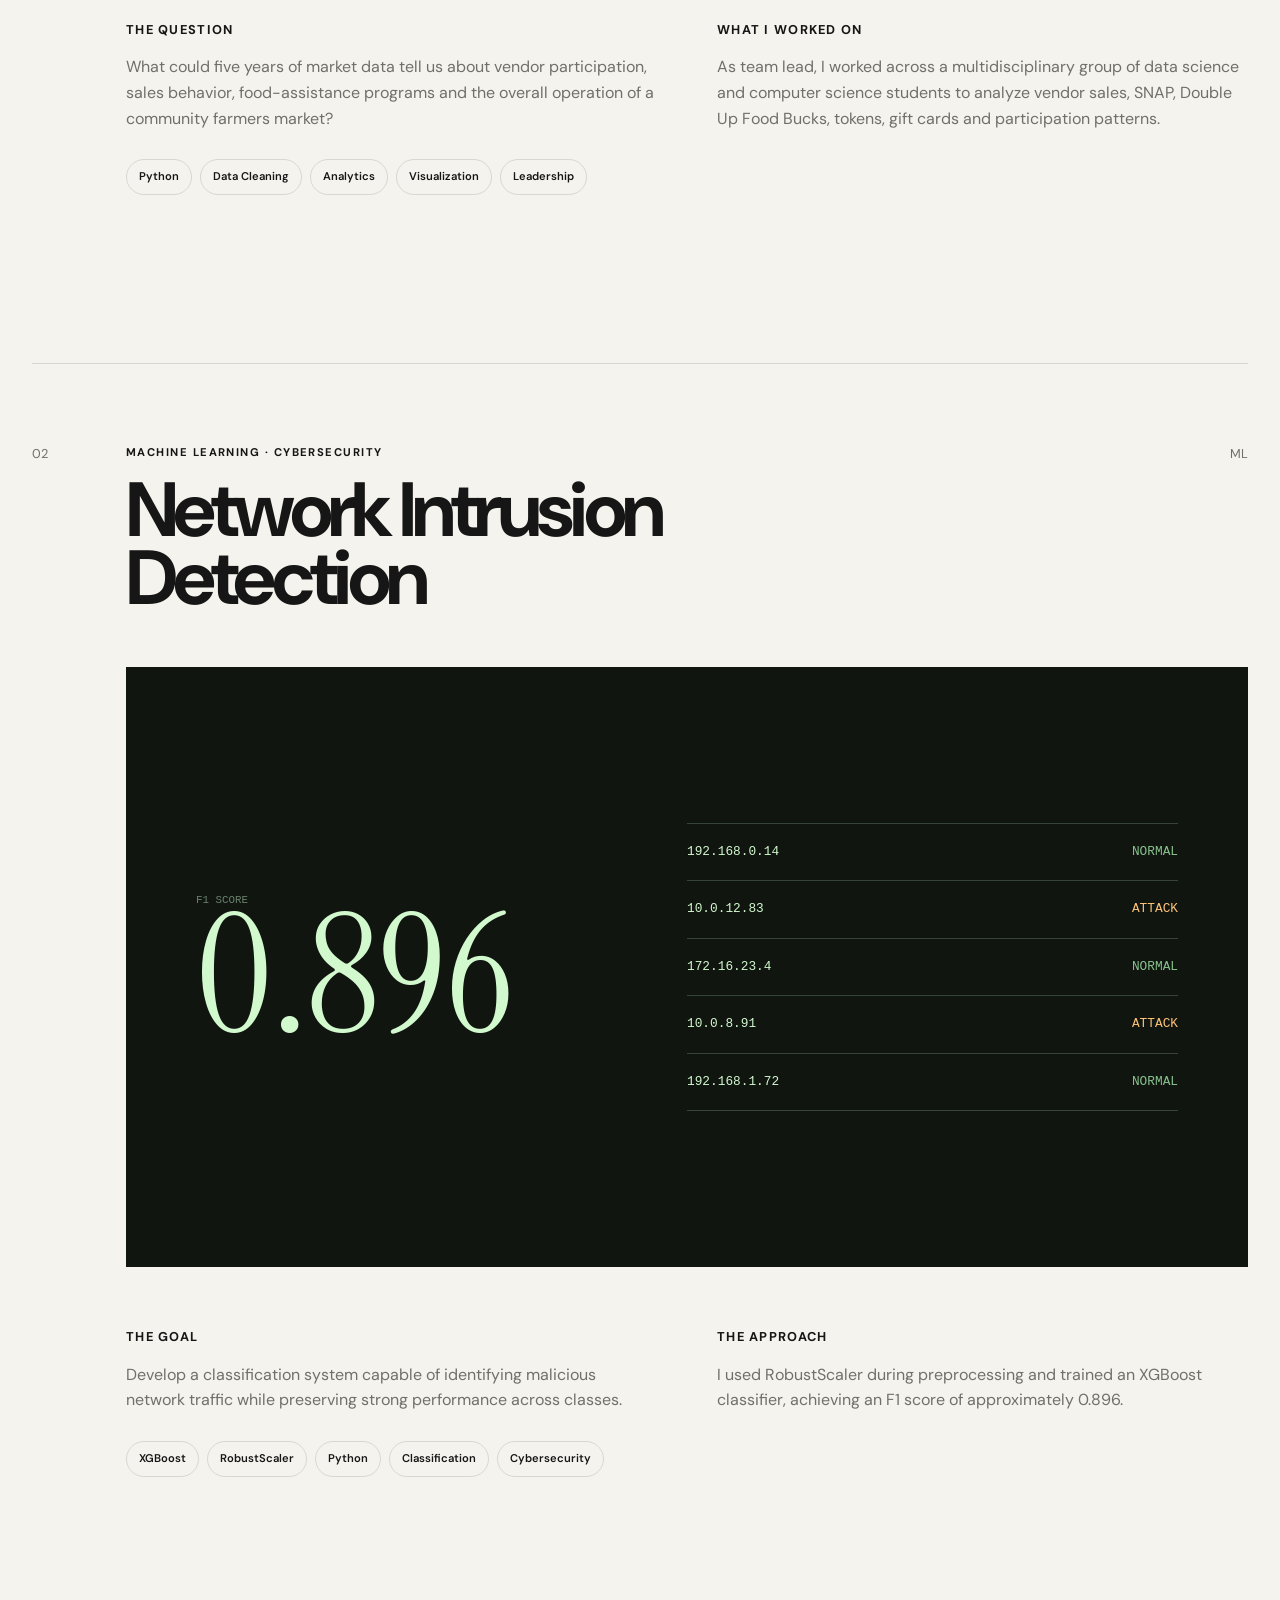
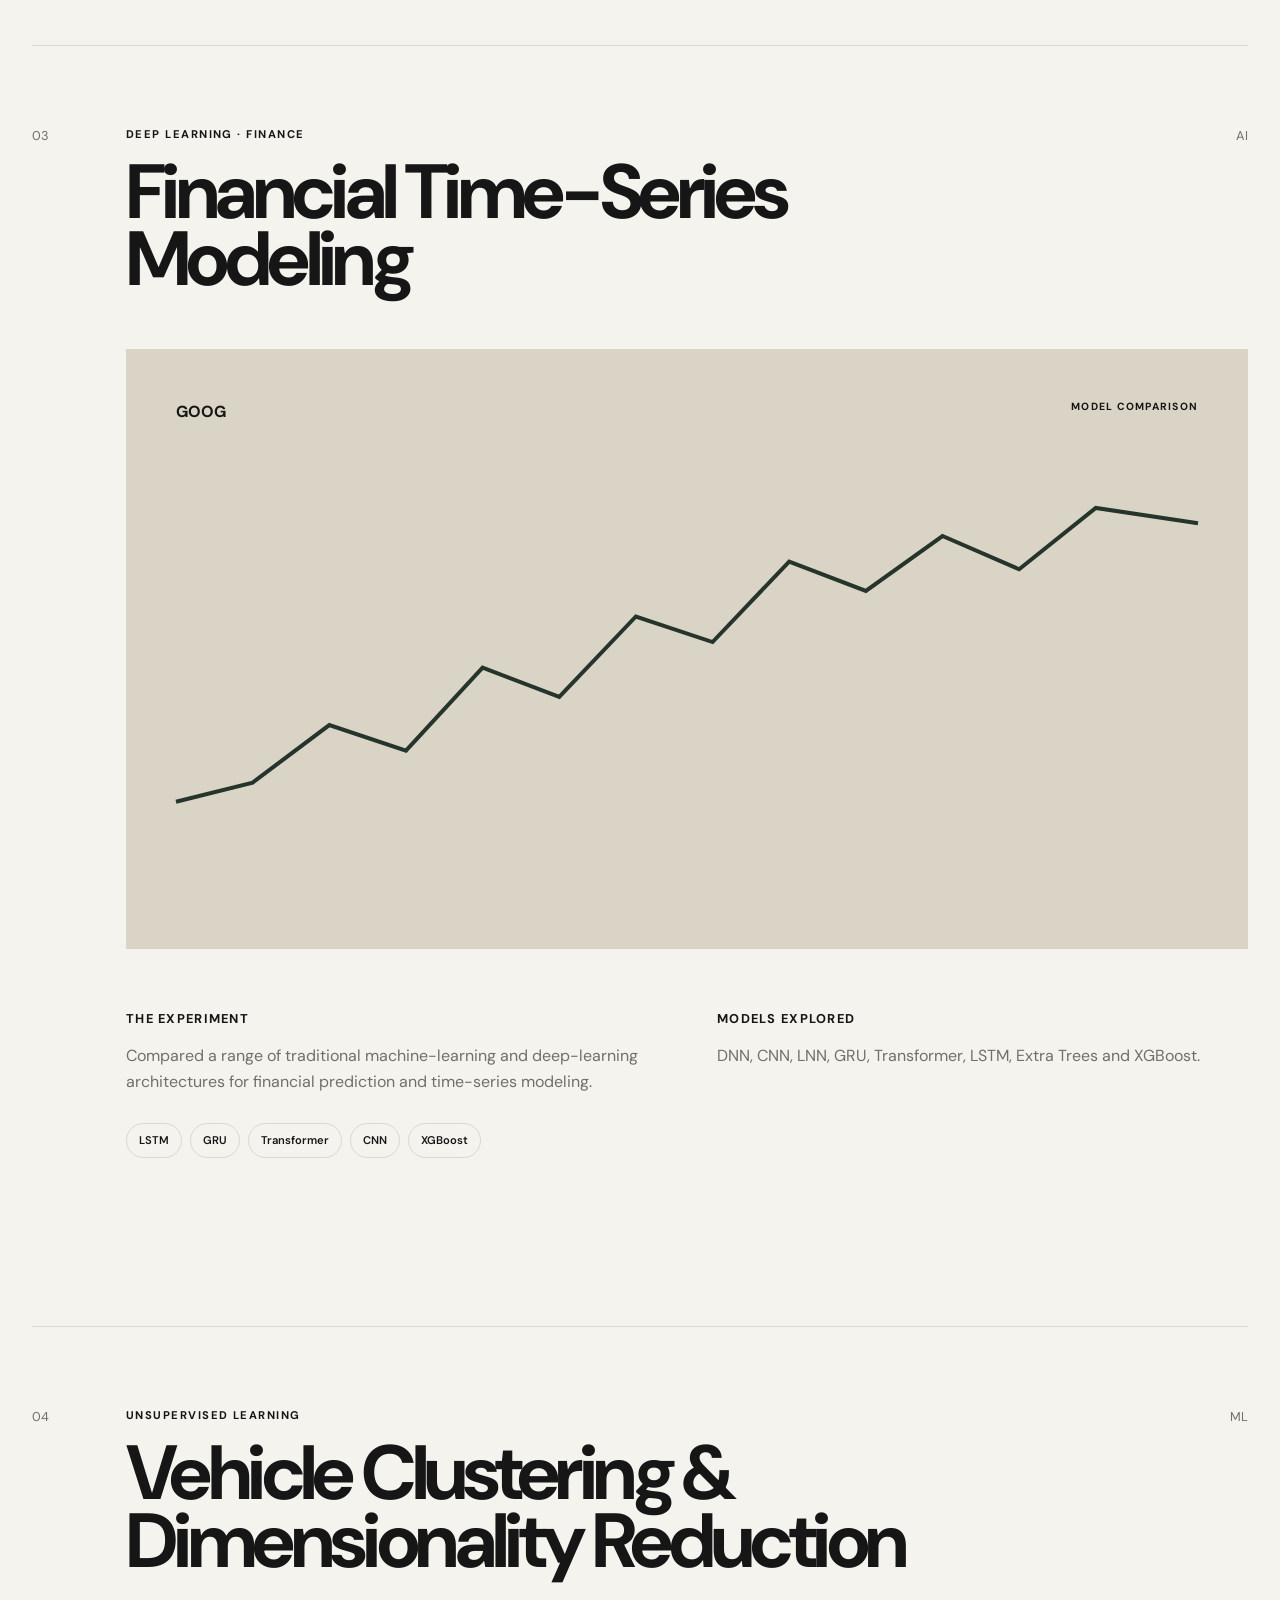
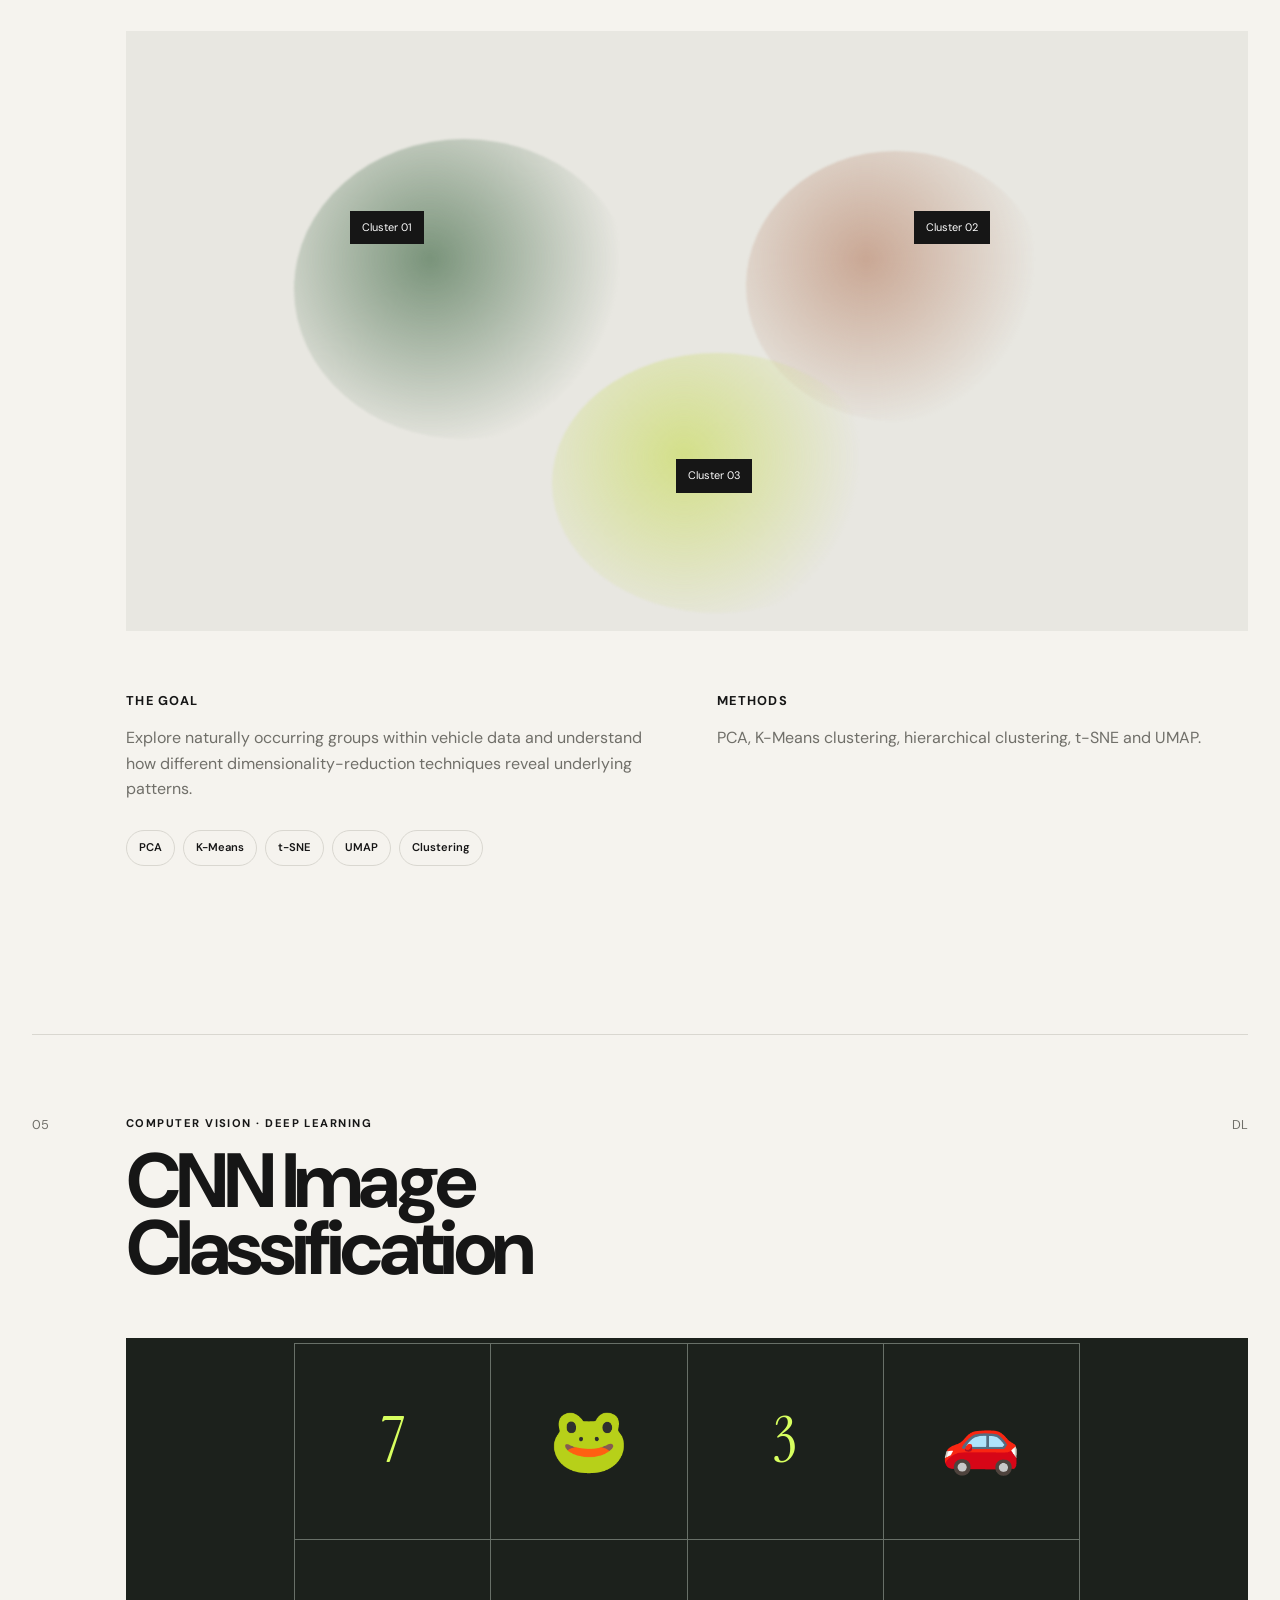
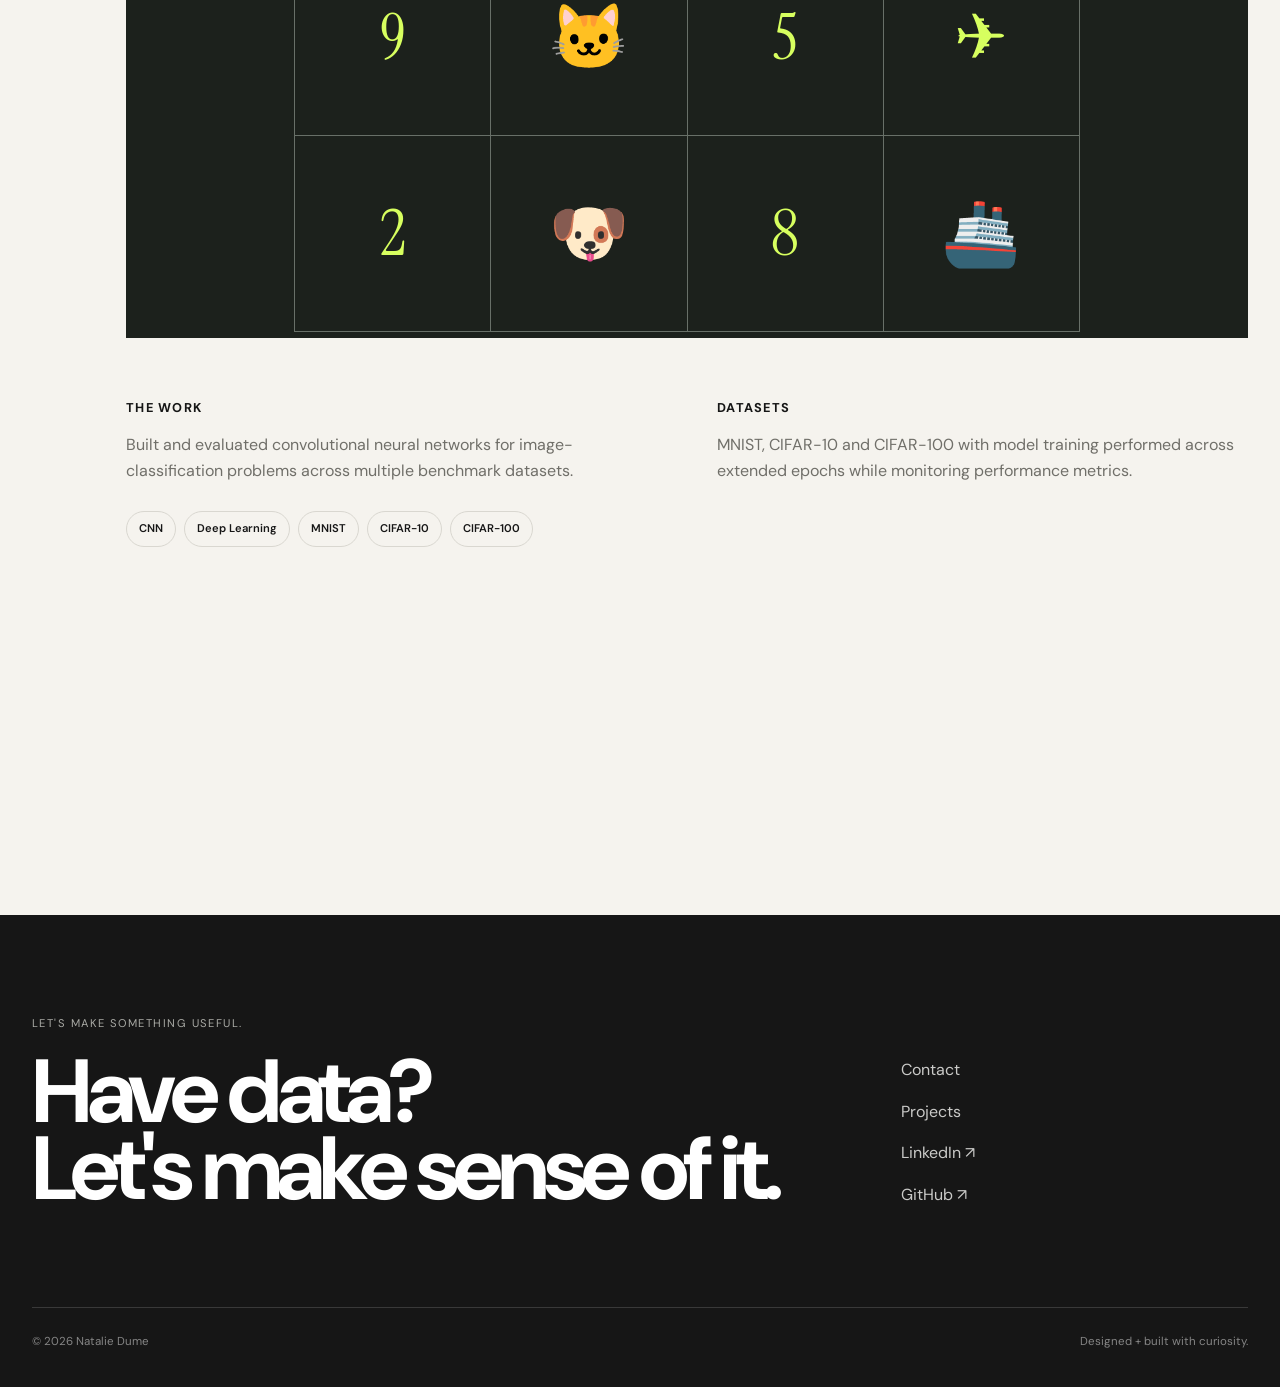
<file: projects.html>
<!DOCTYPE html>
    <html lang="en">

    <head>
        <meta charset="UTF-8">

        <meta
            name="viewport"
            content="width=device-width, initial-scale=1.0"
        >

        <title>Projects | Natalie Dume</title>

        <meta
            name="description"
            content="Selected data science, analytics, machine learning and AI projects by Natalie Dume."
        >

        <meta name="author" content="Natalie Dume">
        <meta name="robots" content="index, follow">
        <meta name="theme-color" content="#f5f3ee">
        <meta property="og:title" content="Projects | Natalie Dume">
        <meta property="og:description" content="Selected data science, analytics, machine learning and AI projects by Natalie Dume.">
        <meta property="og:type" content="website">

        <link rel="preconnect" href="https://fonts.googleapis.com">
        <link rel="preconnect" href="https://fonts.gstatic.com" crossorigin>

        <link
            href="https://fonts.googleapis.com/css2?family=DM+Sans:wght@400;500;600;700&family=Instrument+Serif:ital@0;1&display=swap"
            rel="stylesheet"
        >

        <link rel="stylesheet" href="style.css">
    </head>

    <body>

        <a class="skip-link" href="#main-content">Skip to content</a>


    <header class="site-header">
        <div class="nav-container">
            <a href="index.html" class="logo" aria-label="Natalie Dume home">
                ND<span>.</span>
            </a>

            <button
                class="menu-button"
                id="menuButton"
                aria-label="Open navigation"
                aria-expanded="false"
            >
                <span></span>
                <span></span>
            </button>

            <nav class="nav-links" id="navLinks">

        <a href="index.html" class="nav-link ">
            Home
        </a>

        <a href="projects.html" class="nav-link active">
            Projects
        </a>

        <a href="about.html" class="nav-link ">
            About
        </a>

        <a href="resume.html" class="nav-link ">
            Résumé
        </a>

        <a href="contact.html" class="nav-link ">
            Contact
        </a>

            </nav>
        </div>
    </header>


        <main id="main-content">

<section class="page-hero">

    <div class="reveal">

        <p class="eyebrow">
            PROJECT ARCHIVE
        </p>

        <h1>
            Things I've
            <span class="serif italic">worked on.</span>
        </h1>

        <p class="page-intro">
            Data analytics, machine learning, deep learning,
            cybersecurity and a healthy amount of experimentation.
        </p>

    </div>

</section>


<section class="project-list section">


    <!-- FARMERS MARKET -->

    <article class="case-study reveal" id="farmers-market">

        <div class="case-number">
            01
        </div>

        <div class="case-main">

            <div class="case-heading">

                <div>

                    <p class="project-type">
                        DATA ANALYTICS · CAPSTONE
                    </p>

                    <h2>
                        Waco Downtown<br>
                        Farmers Market
                    </h2>

                </div>

                <p class="case-year">
                    2025
                </p>

            </div>


            <div class="case-visual farmers-case">

                <div class="dashboard">

                    <div class="dashboard-nav">
                        <span>MARKET ANALYTICS</span>
                        <span>2019—2024</span>
                    </div>

                    <div class="dashboard-grid">

                        <div class="dashboard-stat">
                            <small>DATA RANGE</small>
                            <strong>5 YEARS</strong>
                        </div>

                        <div class="dashboard-stat">
                            <small>FOCUS</small>
                            <strong>SALES</strong>
                        </div>

                        <div class="dashboard-stat">
                            <small>PROGRAM</small>
                            <strong>SNAP</strong>
                        </div>

                    </div>


                    <div class="dashboard-chart">

                        <span style="height: 31%"></span>
                        <span style="height: 45%"></span>
                        <span style="height: 39%"></span>
                        <span style="height: 58%"></span>
                        <span style="height: 72%"></span>
                        <span style="height: 93%"></span>

                    </div>

                </div>

            </div>


            <div class="case-info">

                <div>

                    <h3>The question</h3>

                    <p>
                        What could five years of market data tell us
                        about vendor participation, sales behavior,
                        food-assistance programs and the overall
                        operation of a community farmers market?
                    </p>

                </div>

                <div>

                    <h3>What I worked on</h3>

                    <p>
                        As team lead, I worked across a multidisciplinary
                        group of data science and computer science students
                        to analyze vendor sales, SNAP, Double Up Food Bucks,
                        tokens, gift cards and participation patterns.
                    </p>

                </div>

            </div>


            <div class="tags">
                <span>Python</span>
                <span>Data Cleaning</span>
                <span>Analytics</span>
                <span>Visualization</span>
                <span>Leadership</span>
            </div>

        </div>

    </article>


    <!-- INTRUSION -->

    <article class="case-study reveal" id="intrusion">

        <div class="case-number">
            02
        </div>

        <div class="case-main">

            <div class="case-heading">

                <div>

                    <p class="project-type">
                        MACHINE LEARNING · CYBERSECURITY
                    </p>

                    <h2>
                        Network Intrusion<br>
                        Detection
                    </h2>

                </div>

                <p class="case-year">
                    ML
                </p>

            </div>


            <div class="case-visual cyber-case">

                <div class="cyber-score">

                    <small>F1 SCORE</small>
                    <strong>0.896</strong>

                </div>

                <div class="packet-list">

                    <p>
                        192.168.0.14
                        <span>NORMAL</span>
                    </p>

                    <p>
                        10.0.12.83
                        <span class="attack">ATTACK</span>
                    </p>

                    <p>
                        172.16.23.4
                        <span>NORMAL</span>
                    </p>

                    <p>
                        10.0.8.91
                        <span class="attack">ATTACK</span>
                    </p>

                    <p>
                        192.168.1.72
                        <span>NORMAL</span>
                    </p>

                </div>

            </div>


            <div class="case-info">

                <div>

                    <h3>The goal</h3>

                    <p>
                        Develop a classification system capable of
                        identifying malicious network traffic while
                        preserving strong performance across classes.
                    </p>

                </div>

                <div>

                    <h3>The approach</h3>

                    <p>
                        I used RobustScaler during preprocessing and
                        trained an XGBoost classifier, achieving an
                        F1 score of approximately 0.896.
                    </p>

                </div>

            </div>


            <div class="tags">
                <span>XGBoost</span>
                <span>RobustScaler</span>
                <span>Python</span>
                <span>Classification</span>
                <span>Cybersecurity</span>
            </div>

        </div>

    </article>


    <!-- FINANCIAL ML -->

    <article class="case-study reveal" id="finance">

        <div class="case-number">
            03
        </div>

        <div class="case-main">

            <div class="case-heading">

                <div>

                    <p class="project-type">
                        DEEP LEARNING · FINANCE
                    </p>

                    <h2>
                        Financial Time-Series<br>
                        Modeling
                    </h2>

                </div>

                <p class="case-year">
                    AI
                </p>

            </div>


            <div class="case-visual finance-case">

                <div class="ticker">
                    GOOG
                    <span>MODEL COMPARISON</span>
                </div>

                <svg
                    viewBox="0 0 800 300"
                    class="line-chart"
                >
                    <polyline
                        points="
                        0,260
                        60,245
                        120,200
                        180,220
                        240,155
                        300,178
                        360,115
                        420,135
                        480,72
                        540,95
                        600,52
                        660,78
                        720,30
                        800,42
                        "
                    />
                </svg>

            </div>


            <div class="case-info">

                <div>

                    <h3>The experiment</h3>

                    <p>
                        Compared a range of traditional machine-learning
                        and deep-learning architectures for financial
                        prediction and time-series modeling.
                    </p>

                </div>

                <div>

                    <h3>Models explored</h3>

                    <p>
                        DNN, CNN, LNN, GRU, Transformer, LSTM,
                        Extra Trees and XGBoost.
                    </p>

                </div>

            </div>


            <div class="tags">
                <span>LSTM</span>
                <span>GRU</span>
                <span>Transformer</span>
                <span>CNN</span>
                <span>XGBoost</span>
            </div>

        </div>

    </article>


    <!-- CLUSTERING -->

    <article class="case-study reveal">

        <div class="case-number">
            04
        </div>

        <div class="case-main">

            <div class="case-heading">

                <div>

                    <p class="project-type">
                        UNSUPERVISED LEARNING
                    </p>

                    <h2>
                        Vehicle Clustering &<br>
                        Dimensionality Reduction
                    </h2>

                </div>

                <p class="case-year">
                    ML
                </p>

            </div>


            <div class="case-visual cluster-case">

                <div class="cluster cluster-a"></div>
                <div class="cluster cluster-b"></div>
                <div class="cluster cluster-c"></div>

                <div class="cluster-label label-a">
                    Cluster 01
                </div>

                <div class="cluster-label label-b">
                    Cluster 02
                </div>

                <div class="cluster-label label-c">
                    Cluster 03
                </div>

            </div>


            <div class="case-info">

                <div>

                    <h3>The goal</h3>

                    <p>
                        Explore naturally occurring groups within
                        vehicle data and understand how different
                        dimensionality-reduction techniques reveal
                        underlying patterns.
                    </p>

                </div>

                <div>

                    <h3>Methods</h3>

                    <p>
                        PCA, K-Means clustering, hierarchical clustering,
                        t-SNE and UMAP.
                    </p>

                </div>

            </div>


            <div class="tags">
                <span>PCA</span>
                <span>K-Means</span>
                <span>t-SNE</span>
                <span>UMAP</span>
                <span>Clustering</span>
            </div>

        </div>

    </article>


    <!-- CNN -->

    <article class="case-study reveal">

        <div class="case-number">
            05
        </div>

        <div class="case-main">

            <div class="case-heading">

                <div>

                    <p class="project-type">
                        COMPUTER VISION · DEEP LEARNING
                    </p>

                    <h2>
                        CNN Image<br>
                        Classification
                    </h2>

                </div>

                <p class="case-year">
                    DL
                </p>

            </div>


            <div class="case-visual cnn-case">

                <div class="pixel-grid">

                    <span>7</span>
                    <span>🐸</span>
                    <span>3</span>
                    <span>🚗</span>

                    <span>9</span>
                    <span>🐱</span>
                    <span>5</span>
                    <span>✈</span>

                    <span>2</span>
                    <span>🐶</span>
                    <span>8</span>
                    <span>🚢</span>

                </div>

            </div>


            <div class="case-info">

                <div>

                    <h3>The work</h3>

                    <p>
                        Built and evaluated convolutional neural
                        networks for image-classification problems
                        across multiple benchmark datasets.
                    </p>

                </div>

                <div>

                    <h3>Datasets</h3>

                    <p>
                        MNIST, CIFAR-10 and CIFAR-100 with model
                        training performed across extended epochs
                        while monitoring performance metrics.
                    </p>

                </div>

            </div>


            <div class="tags">
                <span>CNN</span>
                <span>Deep Learning</span>
                <span>MNIST</span>
                <span>CIFAR-10</span>
                <span>CIFAR-100</span>
            </div>

        </div>

    </article>


</section>

        </main>


    <footer class="site-footer">
        <div class="footer-inner">

            <div>
                <p class="footer-eyebrow">LET'S MAKE SOMETHING USEFUL.</p>
                <h2>Have data?<br>Let's make sense of it.</h2>
            </div>

            <div class="footer-links">
                <a href="contact.html">Contact</a>
                <a href="projects.html">Projects</a>

                <!-- Replace # with your real LinkedIn -->
                <a href="https://www.linkedin.com/in/nataliedume" target="_blank" rel="noopener noreferrer">LinkedIn ↗</a>

                <!-- Replace # with your real GitHub -->
                <a href="https://github.com/nataliedume" target="_blank" rel="noopener noreferrer">GitHub ↗</a>
            </div>

        </div>

        <div class="footer-bottom">
            <p>© <span id="year"></span> Natalie Dume</p>
            <p>Designed + built with curiosity.</p>
        </div>
    </footer>


        <script src="script.js"></script>

    </body>
    </html>
</file>
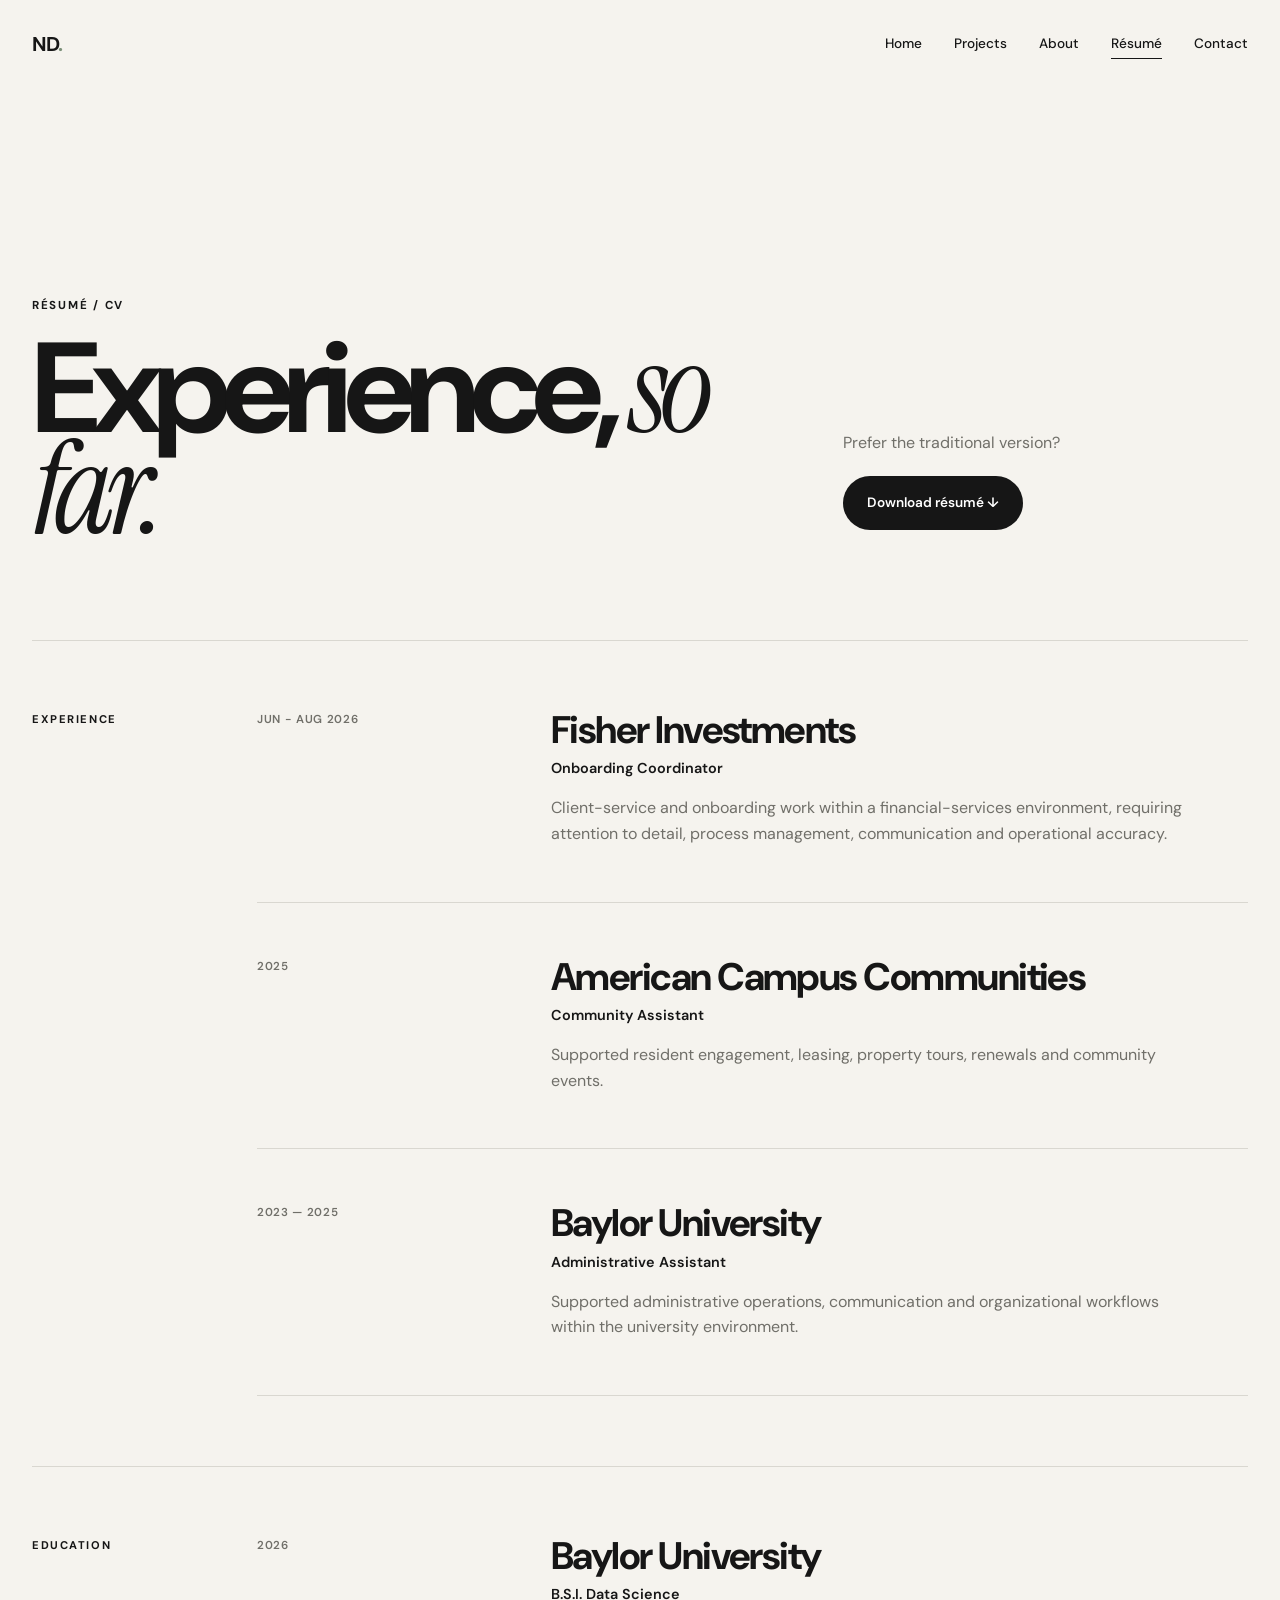
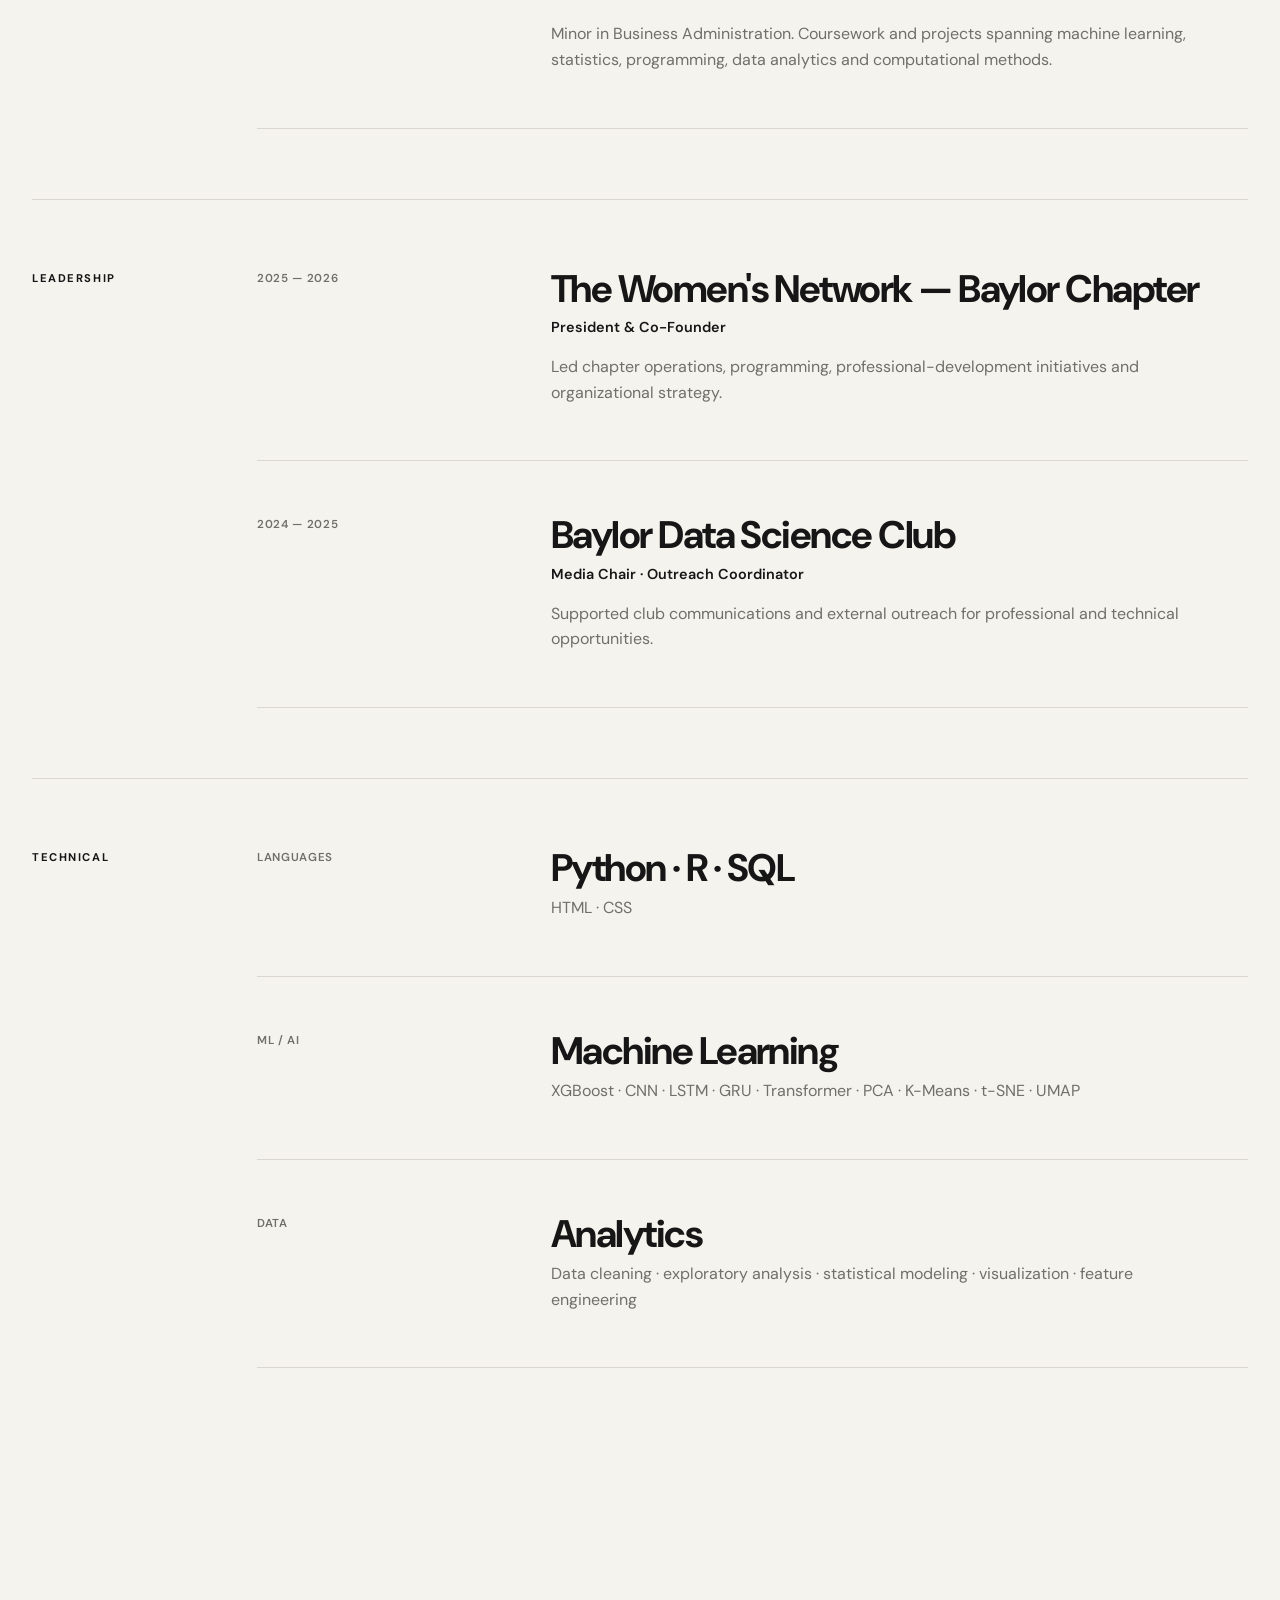
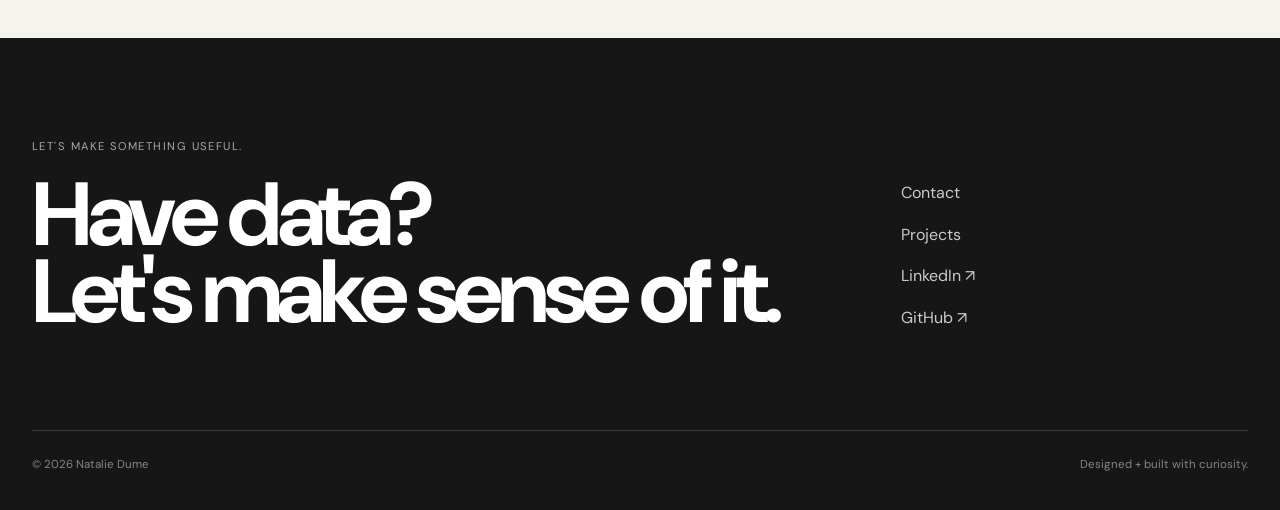
<file: resume.html>
<!DOCTYPE html>
    <html lang="en">

    <head>
        <meta charset="UTF-8">

        <meta
            name="viewport"
            content="width=device-width, initial-scale=1.0"
        >

        <title>Résumé | Natalie Dume</title>

        <meta
            name="description"
            content="Education, experience, leadership and technical skills for Natalie Dume"
        >

        <meta name="author" content="Natalie Dume">
        <meta name="robots" content="index, follow">
        <meta name="theme-color" content="#f5f3ee">
        <meta property="og:title" content="Résumé | Natalie Dume">
        <meta property="og:description" content="Education, experience, leadership and technical skills for Natalie Dume">
        <meta property="og:type" content="website">

        <link rel="preconnect" href="https://fonts.googleapis.com">
        <link rel="preconnect" href="https://fonts.gstatic.com" crossorigin>

        <link
            href="https://fonts.googleapis.com/css2?family=DM+Sans:wght@400;500;600;700&family=Instrument+Serif:ital@0;1&display=swap"
            rel="stylesheet"
        >

        <link rel="stylesheet" href="style.css">
    </head>

    <body>

        <a class="skip-link" href="#main-content">Skip to content</a>


    <header class="site-header">
        <div class="nav-container">
            <a href="index.html" class="logo" aria-label="Natalie Dume home">
                ND<span>.</span>
            </a>

            <button
                class="menu-button"
                id="menuButton"
                aria-label="Open navigation"
                aria-expanded="false"
            >
                <span></span>
                <span></span>
            </button>

            <nav class="nav-links" id="navLinks">

        <a href="index.html" class="nav-link ">
            Home
        </a>

        <a href="projects.html" class="nav-link ">
            Projects
        </a>

        <a href="about.html" class="nav-link ">
            About
        </a>

        <a href="resume.html" class="nav-link active">
            Résumé
        </a>

        <a href="contact.html" class="nav-link ">
            Contact
        </a>

            </nav>
        </div>
    </header>


        <main id="main-content">

<section class="page-hero">

    <div class="resume-hero-grid reveal">

        <div>

            <p class="eyebrow">
                RÉSUMÉ / CV
            </p>

            <h1>
                Experience,
                <span class="serif italic">so far.</span>
            </h1>

        </div>

        <div class="resume-download">

            <p>
                Prefer the traditional version?
            </p>

            <a
                href="/Dume, Natalie Resume.pdf"
                class="button button-dark"
                target="_blank"
            >
                Download résumé ↓
            </a>

        </div>

    </div>

</section>


<section class="resume-section section">

    <div class="resume-category reveal">

        <div class="resume-category-title">
            <p>EXPERIENCE</p>
        </div>


        <div class="resume-items">

            <article class="resume-item">

                <div class="resume-date">
                    JUN - AUG 2026
                </div>

                <div class="resume-position">

                    <h2>
                        Fisher Investments
                    </h2>

                    <p class="resume-role">
                        Onboarding Coordinator
                    </p>

                    <p>
                        Client-service and onboarding work within
                        a financial-services environment, requiring
                        attention to detail, process management,
                        communication and operational accuracy.
                    </p>

                </div>

            </article>


            <article class="resume-item">

                <div class="resume-date">
                    2025
                </div>

                <div class="resume-position">

                    <h2>
                        American Campus Communities
                    </h2>

                    <p class="resume-role">
                        Community Assistant
                    </p>

                    <p>
                        Supported resident engagement, leasing,
                        property tours, renewals and community events.
                    </p>

                </div>

            </article>


            <article class="resume-item">

                <div class="resume-date">
                    2023 — 2025
                </div>

                <div class="resume-position">

                    <h2>
                        Baylor University
                    </h2>

                    <p class="resume-role">
                        Administrative Assistant
                    </p>

                    <p>
                        Supported administrative operations,
                        communication and organizational workflows
                        within the university environment.
                    </p>

                </div>

            </article>

        </div>

    </div>


    <div class="resume-category reveal">

        <div class="resume-category-title">
            <p>EDUCATION</p>
        </div>


        <div class="resume-items">

            <article class="resume-item">

                <div class="resume-date">
                    2026
                </div>

                <div class="resume-position">

                    <h2>
                        Baylor University
                    </h2>

                    <p class="resume-role">
                        B.S.I. Data Science
                    </p>

                    <p>
                        Minor in Business Administration.
                        Coursework and projects spanning machine
                        learning, statistics, programming, data
                        analytics and computational methods.
                    </p>

                </div>

            </article>

        </div>

    </div>


    <div class="resume-category reveal">

        <div class="resume-category-title">
            <p>LEADERSHIP</p>
        </div>


        <div class="resume-items">

            <article class="resume-item">

                <div class="resume-date">
                    2025 — 2026
                </div>

                <div class="resume-position">

                    <h2>
                        The Women's Network — Baylor Chapter
                    </h2>

                    <p class="resume-role">
                        President & Co-Founder
                    </p>

                    <p>
                        Led chapter operations, programming,
                        professional-development initiatives
                        and organizational strategy.
                    </p>

                </div>

            </article>


            <article class="resume-item">

                <div class="resume-date">
                    2024 — 2025
                </div>

                <div class="resume-position">

                    <h2>
                        Baylor Data Science Club
                    </h2>

                    <p class="resume-role">
                        Media Chair · Outreach Coordinator
                    </p>

                    <p>
                        Supported club communications and external
                        outreach for professional and technical
                        opportunities.
                    </p>

                </div>

            </article>

        </div>

    </div>


    <div class="resume-category reveal">

        <div class="resume-category-title">
            <p>TECHNICAL</p>
        </div>


        <div class="resume-items">

            <article class="resume-item">

                <div class="resume-date">
                    LANGUAGES
                </div>

                <div class="resume-position">
                    <h2>Python · R · SQL</h2>
                    <p>HTML · CSS</p>
                </div>

            </article>


            <article class="resume-item">

                <div class="resume-date">
                    ML / AI
                </div>

                <div class="resume-position">

                    <h2>
                        Machine Learning
                    </h2>

                    <p>
                        XGBoost · CNN · LSTM · GRU · Transformer ·
                        PCA · K-Means · t-SNE · UMAP
                    </p>

                </div>

            </article>


            <article class="resume-item">

                <div class="resume-date">
                    DATA
                </div>

                <div class="resume-position">

                    <h2>
                        Analytics
                    </h2>

                    <p>
                        Data cleaning · exploratory analysis ·
                        statistical modeling · visualization ·
                        feature engineering
                    </p>

                </div>

            </article>

        </div>

    </div>

</section>

        </main>


    <footer class="site-footer">
        <div class="footer-inner">

            <div>
                <p class="footer-eyebrow">LET'S MAKE SOMETHING USEFUL.</p>
                <h2>Have data?<br>Let's make sense of it.</h2>
            </div>

            <div class="footer-links">
                <a href="contact.html">Contact</a>
                <a href="projects.html">Projects</a>

                <!-- Replace # with your real LinkedIn -->
                <a href="https://www.linkedin.com/in/nataliedume" target="_blank" rel="noopener noreferrer">LinkedIn ↗</a>

                <!-- Replace # with your real GitHub -->
                <a href="https://github.com/nataliedume" target="_blank" rel="noopener noreferrer">GitHub ↗</a>
            </div>

        </div>

        <div class="footer-bottom">
            <p>© <span id="year"></span> Natalie Dume</p>
            <p>Designed + built with curiosity.</p>
        </div>
    </footer>


        <script src="script.js"></script>

    </body>
    </html>
</file>
<file: style.css>
/* ==========================================================
   NATALIE DUME — PORTFOLIO
   ========================================================== */


/* =======================
   VARIABLES
   ======================= */

:root {
    --bg: #f5f3ee;
    --bg-light: #fbfaf7;
    --text: #161616;
    --muted: #706f69;
    --border: #d9d7d0;

    --sage: #7a8f78;
    --sage-light: #dce3d9;
    --forest: #26352c;

    --lime: #d7ff5f;

    --white: #ffffff;
    --black: #111111;

    --serif: "Instrument Serif", Georgia, serif;
    --sans: "DM Sans", Arial, sans-serif;

    --max-width: 1440px;
}


/* =======================
   RESET
   ======================= */

* {
    box-sizing: border-box;
    margin: 0;
    padding: 0;
}

html {
    scroll-behavior: smooth;
}

body {
    font-family: var(--sans);
    background: var(--bg);
    color: var(--text);
    line-height: 1.6;
    overflow-x: hidden;
}

a {
    color: inherit;
    text-decoration: none;
}

button {
    font: inherit;
}

img {
    max-width: 100%;
}

::selection {
    background: var(--lime);
    color: var(--black);
}


/* =======================
   TYPOGRAPHY
   ======================= */

.serif {
    font-family: var(--serif);
    font-weight: 400;
}

.italic {
    font-style: italic;
}

.eyebrow {
    font-size: 0.72rem;
    font-weight: 700;
    letter-spacing: 0.15em;
    text-transform: uppercase;
}

.large-copy {
    font-size: clamp(2rem, 4vw, 4.5rem);
    line-height: 1.05;
    letter-spacing: -0.04em;
}


/* =======================
   NAVIGATION
   ======================= */

.site-header {
    position: fixed;
    top: 0;
    left: 0;
    right: 0;
    z-index: 1000;

    transition:
        background 0.3s ease,
        border-color 0.3s ease,
        backdrop-filter 0.3s ease;
}

.site-header.scrolled {
    background: rgba(245, 243, 238, 0.82);
    backdrop-filter: blur(18px);
    -webkit-backdrop-filter: blur(18px);
    border-bottom: 1px solid rgba(0, 0, 0, 0.07);
}

.nav-container {
    width: min(calc(100% - 64px), var(--max-width));
    margin: auto;
    height: 88px;

    display: flex;
    align-items: center;
    justify-content: space-between;
}

.logo {
    font-size: 1.25rem;
    font-weight: 700;
    letter-spacing: -0.04em;
}

.logo span {
    color: var(--sage);
}

.nav-links {
    display: flex;
    align-items: center;
    gap: 32px;
}

.nav-link {
    font-size: 0.85rem;
    font-weight: 500;

    position: relative;
}

.nav-link::after {
    content: "";
    position: absolute;

    left: 0;
    bottom: -4px;

    width: 100%;
    height: 1px;

    background: var(--text);

    transform: scaleX(0);
    transform-origin: right;

    transition: transform 0.25s ease;
}

.nav-link:hover::after,
.nav-link.active::after {
    transform: scaleX(1);
    transform-origin: left;
}

.menu-button {
    display: none;

    width: 40px;
    height: 40px;

    border: 0;
    background: transparent;

    cursor: pointer;
}

.menu-button span {
    display: block;
    width: 24px;
    height: 1px;
    background: var(--text);

    margin: 6px auto;

    transition: 0.3s;
}


/* =======================
   GENERIC LAYOUT
   ======================= */

.section {
    width: min(calc(100% - 64px), var(--max-width));
    margin: auto;
    padding: 120px 0;
}

.section-heading {
    margin-bottom: 72px;
}

.section-heading h2 {
    max-width: 950px;

    font-size: clamp(3.5rem, 7vw, 8rem);
    line-height: 0.9;
    letter-spacing: -0.06em;

    margin-top: 18px;
}


/* =======================
   BUTTONS / LINKS
   ======================= */

.button {
    min-height: 54px;
    padding: 0 24px;

    display: inline-flex;
    align-items: center;
    justify-content: center;
    gap: 20px;

    border-radius: 100px;

    font-size: 0.85rem;
    font-weight: 600;

    transition:
        transform 0.2s ease,
        background 0.2s ease,
        color 0.2s ease;
}

.button:hover {
    transform: translateY(-3px);
}

.button-dark {
    background: var(--text);
    color: var(--white);
}

.button-dark:hover {
    background: var(--forest);
}

.button-outline {
    border: 1px solid var(--text);
}

.button-outline:hover {
    background: var(--text);
    color: white;
}

.text-link,
.arrow-link {
    display: inline-flex;
    align-items: center;
    gap: 12px;

    font-size: 0.88rem;
    font-weight: 600;
}

.text-link span,
.arrow-link span {
    transition: transform 0.2s ease;
}

.text-link:hover span,
.arrow-link:hover span {
    transform: translate(4px, -2px);
}


/* =======================
   HERO
   ======================= */

.hero {
    min-height: 100svh;
    position: relative;

    display: flex;
    flex-direction: column;
    justify-content: center;

    padding:
        150px max(32px, calc((100vw - var(--max-width)) / 2))
        50px;

    overflow: hidden;
}

.hero-content,
.hero-footer {
    position: relative;
    z-index: 2;
}

.hero-eyebrow {
    margin-bottom: 22px;
}

.hero h1 {
    font-size: clamp(4.8rem, 12vw, 12.5rem);
    line-height: 0.76;
    letter-spacing: -0.075em;
    font-weight: 600;
}

.hero h2 {
    max-width: 1200px;

    font-size: clamp(2.3rem, 5.7vw, 6.2rem);
    line-height: 0.95;
    letter-spacing: -0.055em;
    font-weight: 500;

    margin-top: 38px;
}

.hero-bottom {
    margin-top: 64px;

    display: grid;
    grid-template-columns: 1fr 1fr;
    gap: 60px;
}

.hero-description {
    max-width: 520px;

    font-size: clamp(1rem, 1.3vw, 1.25rem);
    color: var(--muted);
}

.hero-actions {
    display: flex;
    align-items: center;
    justify-content: flex-end;
    gap: 30px;
}

.hero-footer {
    margin-top: auto;
    padding-top: 80px;

    display: flex;
    justify-content: space-between;
    align-items: flex-end;

    font-size: 0.78rem;
}

.availability {
    display: flex;
    align-items: center;
    gap: 10px;
}

.status-dot {
    width: 8px;
    height: 8px;

    background: #4fa05b;
    border-radius: 50%;

    box-shadow: 0 0 0 5px rgba(79,160,91,.12);
}

.scroll-link {
    color: var(--muted);
}


/* decorative hero blobs */

.hero-orb {
    position: absolute;
    border-radius: 50%;
    filter: blur(5px);
    pointer-events: none;
}

.hero-orb-one {
    width: 480px;
    height: 480px;

    right: -120px;
    top: 10%;

    background:
        radial-gradient(
            circle at 40% 40%,
            var(--lime),
            var(--sage-light) 50%,
            transparent 73%
        );

    opacity: 0.42;

    animation: floatOrb 10s ease-in-out infinite;
}

.hero-orb-two {
    width: 310px;
    height: 310px;

    left: -110px;
    bottom: 5%;

    background:
        radial-gradient(
            circle,
            #e8cbb7,
            transparent 70%
        );

    opacity: 0.35;

    animation: floatOrb 12s ease-in-out infinite reverse;
}

@keyframes floatOrb {

    0%,
    100% {
        transform: translateY(0) scale(1);
    }

    50% {
        transform: translateY(-40px) scale(1.05);
    }
}


/* =======================
   MARQUEE
   ======================= */

.marquee-section {
    border-top: 1px solid var(--border);
    border-bottom: 1px solid var(--border);

    overflow: hidden;

    padding: 22px 0;
}

.marquee {
    overflow: hidden;
}

.marquee-track {
    width: max-content;

    display: flex;
    gap: 35px;

    font-size: 0.82rem;
    font-weight: 600;
    letter-spacing: 0.08em;

    animation: marquee 26s linear infinite;
}

@keyframes marquee {
    to {
        transform: translateX(-50%);
    }
}


/* =======================
   FEATURED PROJECTS
   ======================= */

.featured-project {
    display: grid;
    grid-template-columns: 0.85fr 1.15fr;
    gap: 40px;

    border-top: 1px solid var(--border);

    padding: 70px 0 110px;
}

.featured-project.reverse {
    grid-template-columns: 0.85fr 1.15fr;
}

.featured-project-copy {
    display: grid;
    grid-template-columns: 60px 1fr;
    gap: 20px;

    padding-right: 20px;
}

.project-number,
.case-number {
    color: var(--muted);
    font-size: 0.8rem;
}

.project-type {
    font-size: 0.7rem;
    letter-spacing: 0.13em;
    font-weight: 700;

    margin-bottom: 15px;
}

.featured-project-copy h3 {
    font-size: clamp(2.7rem, 5vw, 5.8rem);
    line-height: 0.9;
    letter-spacing: -0.06em;

    margin-bottom: 26px;
}

.featured-project-copy p {
    max-width: 480px;
    color: var(--muted);
}

.tags {
    display: flex;
    flex-wrap: wrap;
    gap: 8px;

    margin: 28px 0;
}

.tags span {
    padding: 8px 12px;

    border: 1px solid var(--border);
    border-radius: 100px;

    font-size: 0.7rem;
    font-weight: 600;
}

.project-visual {
    min-height: 570px;
    border-radius: 4px;

    position: relative;

    overflow: hidden;

    transition: transform 0.45s cubic-bezier(.2,.7,.2,1);
}

.project-visual:hover {
    transform: scale(0.985);
}


/* Farmers market */

.farmers-visual {
    background:
        linear-gradient(
            135deg,
            #496850,
            #90a77f
        );

    padding: 40px;

    display: flex;
    align-items: center;
    justify-content: center;
}

.visual-label {
    position: absolute;

    top: 25px;
    left: 28px;

    color: white;

    font-size: 0.65rem;
    font-weight: 700;
    letter-spacing: 0.15em;
}

.chart-card {
    width: 78%;
    height: 63%;

    padding: 28px;

    background: rgba(255,255,255,.94);

    box-shadow: 0 25px 60px rgba(0,0,0,.18);

    transform: rotate(-4deg);
}

.chart-top {
    display: flex;
    justify-content: space-between;

    font-size: 0.68rem;

    margin-bottom: 40px;
}

.bar-chart {
    height: 200px;

    display: flex;
    align-items: flex-end;
    gap: 10px;

    border-bottom: 1px solid #aaa;
}

.bar-chart span {
    flex: 1;
    background: var(--forest);
}

.floating-stat {
    position: absolute;

    right: 28px;
    bottom: 30px;

    background: var(--lime);

    padding: 22px 26px;

    display: flex;
    flex-direction: column;
}

.floating-stat strong {
    font-family: var(--serif);
    font-size: 3.5rem;
    line-height: 0.8;
}

.floating-stat span {
    font-size: 0.7rem;
    margin-top: 8px;
}


/* cybersecurity */

.cyber-visual {
    background: #111511;

    display: flex;
    align-items: center;
    justify-content: center;
}

.terminal {
    width: 72%;

    background: #171d18;
    color: #d3f7c7;

    border: 1px solid #314334;

    position: relative;
    z-index: 2;

    box-shadow: 0 30px 70px rgba(0,0,0,.35);
}

.terminal-header {
    height: 36px;

    display: flex;
    align-items: center;
    gap: 7px;

    padding: 0 14px;

    border-bottom: 1px solid #314334;
}

.terminal-header span {
    width: 8px;
    height: 8px;

    border-radius: 50%;
    background: #657067;
}

.terminal-body {
    padding: 35px;

    font-family: monospace;
    font-size: 0.85rem;
}

.terminal-body p {
    margin-bottom: 18px;
}

.terminal-muted {
    color: #6d806e;
}

.terminal-value {
    float: right;
}

.terminal-success {
    color: var(--lime);
}

.network-grid {
    position: absolute;
    inset: 0;

    opacity: 0.18;

    background-image:
        linear-gradient(#809182 1px, transparent 1px),
        linear-gradient(90deg, #809182 1px, transparent 1px);

    background-size: 40px 40px;
}


/* Finance */

.finance-visual {
    background: #ddd6c8;
    padding: 45px;

    display: flex;
    flex-direction: column;
}

.finance-header {
    display: flex;
    justify-content: space-between;

    font-size: 0.72rem;
    font-weight: 700;
    letter-spacing: .1em;
}

.line-chart {
    width: 100%;
    flex: 1;

    overflow: visible;
}

.line-chart polyline {
    fill: none;
    stroke: var(--forest);
    stroke-width: 4;

    vector-effect: non-scaling-stroke;
}

.model-chips {
    display: flex;
    gap: 8px;
}

.model-chips span {
    padding: 8px 12px;

    border: 1px solid #716e67;

    font-size: .7rem;
}

.big-stat {
    display: flex;
    align-items: flex-end;
    gap: 14px;

    margin-top: 30px;
}

.big-stat strong {
    font-family: var(--serif);
    font-size: 4rem;
    line-height: .85;
}

.big-stat span {
    font-size: .65rem;
    font-weight: 700;
    letter-spacing: .12em;
}


/* =======================
   HOME ABOUT
   ======================= */

.home-about {
    border-top: 1px solid var(--border);
}

.home-about-grid {
    display: grid;
    grid-template-columns: .6fr 1.4fr;
    gap: 70px;
}

.home-about-description {
    max-width: 680px;

    color: var(--muted);

    margin: 40px 0 30px;
}


/* =======================
   NUMBERS
   ======================= */

.numbers-section {
    border-top: 1px solid var(--border);
}

.numbers-grid {
    display: grid;
    grid-template-columns: repeat(4, 1fr);

    margin-top: 60px;
}

.number-item {
    padding: 30px;

    border-left: 1px solid var(--border);
}

.number-item:first-child {
    border-left: 0;
}

.number-item strong {
    display: block;

    font-family: var(--serif);
    font-size: clamp(4rem, 7vw, 7rem);
    font-weight: 400;
    line-height: .8;

    margin-bottom: 25px;
}

.number-item p {
    max-width: 170px;

    color: var(--muted);

    font-size: .82rem;
}


/* =======================
   PAGE HERO
   ======================= */

.page-hero {
    width: min(calc(100% - 64px), var(--max-width));
    margin: auto;

    min-height: 70vh;

    display: flex;
    align-items: flex-end;

    padding: 180px 0 90px;
}

.page-hero h1 {
    max-width: 1200px;

    font-size: clamp(5rem, 10vw, 11rem);
    line-height: .79;
    letter-spacing: -.07em;

    margin-top: 22px;
}

.page-intro {
    max-width: 650px;

    margin-top: 48px;

    color: var(--muted);

    font-size: 1.15rem;
}


/* =======================
   PROJECT ARCHIVE
   ======================= */

.project-list {
    padding-top: 0;
}

.case-study {
    display: grid;
    grid-template-columns: 70px 1fr;
    gap: 24px;

    border-top: 1px solid var(--border);

    padding: 80px 0 140px;
}

.case-heading {
    display: flex;
    justify-content: space-between;
    gap: 30px;

    margin-bottom: 55px;
}

.case-heading h2 {
    font-size: clamp(3.2rem, 6vw, 7rem);
    line-height: .88;
    letter-spacing: -.06em;
}

.case-year {
    color: var(--muted);

    font-size: .8rem;
}

.case-visual {
    min-height: 600px;

    margin-bottom: 60px;

    overflow: hidden;

    position: relative;
}

.case-info {
    display: grid;
    grid-template-columns: 1fr 1fr;
    gap: 60px;

    margin-bottom: 24px;
}

.case-info h3 {
    font-size: .8rem;
    text-transform: uppercase;
    letter-spacing: .1em;

    margin-bottom: 14px;
}

.case-info p {
    max-width: 530px;
    color: var(--muted);
}


/* Farmers case */

.farmers-case {
    background: #738f70;

    display: grid;
    place-items: center;

    padding: 55px;
}

.dashboard {
    width: 85%;
    background: #f8f5e9;

    padding: 30px;

    box-shadow: 0 30px 70px rgba(0,0,0,.15);
}

.dashboard-nav {
    display: flex;
    justify-content: space-between;

    padding-bottom: 20px;
    border-bottom: 1px solid #bdb8aa;

    font-size: .7rem;
    font-weight: 700;
}

.dashboard-grid {
    display: grid;
    grid-template-columns: repeat(3, 1fr);
    gap: 15px;

    margin-top: 25px;
}

.dashboard-stat {
    border: 1px solid #c8c2b3;

    padding: 20px;
}

.dashboard-stat small {
    display: block;

    color: #7c786f;

    font-size: .6rem;
}

.dashboard-stat strong {
    display: block;
    margin-top: 4px;
}

.dashboard-chart {
    height: 270px;

    display: flex;
    align-items: flex-end;
    gap: 13px;

    margin-top: 35px;

    border-bottom: 1px solid #8f8b82;
}

.dashboard-chart span {
    flex: 1;

    background: var(--forest);
}


/* Cyber case */

.cyber-case {
    background: #101510;
    color: #d2f9ce;

    display: grid;
    grid-template-columns: 1fr 1fr;
    align-items: center;

    padding: 70px;
}

.cyber-score small {
    display: block;

    font-family: monospace;
    color: #6a816c;
}

.cyber-score strong {
    font-family: var(--serif);
    font-weight: 400;
    font-size: clamp(7rem, 13vw, 14rem);
    line-height: .8;
}

.packet-list {
    border-top: 1px solid #364338;
}

.packet-list p {
    display: flex;
    justify-content: space-between;

    padding: 18px 0;

    border-bottom: 1px solid #364338;

    font-family: monospace;
    font-size: .8rem;
}

.packet-list span {
    color: #88c28d;
}

.packet-list .attack {
    color: #ffc477;
}


/* Financial case */

.finance-case {
    background: #dad4c7;

    padding: 50px;

    display: flex;
    flex-direction: column;
}

.ticker {
    display: flex;
    justify-content: space-between;

    font-size: 1rem;
    font-weight: 700;
}

.ticker span {
    font-size: .65rem;
    letter-spacing: .12em;
}


/* Cluster */

.cluster-case {
    background: #e8e7e1;
}

.cluster {
    position: absolute;

    border-radius: 50%;

    filter: blur(1px);
}

.cluster-a {
    width: 340px;
    height: 300px;

    background:
        radial-gradient(
            circle at 40% 40%,
            #79937a,
            transparent 70%
        );

    left: 15%;
    top: 18%;
}

.cluster-b {
    width: 300px;
    height: 270px;

    background:
        radial-gradient(
            circle at 40% 40%,
            #c9a794,
            transparent 70%
        );

    right: 18%;
    top: 20%;
}

.cluster-c {
    width: 330px;
    height: 260px;

    background:
        radial-gradient(
            circle at 40% 40%,
            #d3df88,
            transparent 70%
        );

    left: 38%;
    bottom: 3%;
}

.cluster-label {
    position: absolute;

    padding: 8px 12px;

    background: var(--text);
    color: white;

    font-size: .68rem;
}

.label-a {
    left: 20%;
    top: 30%;
}

.label-b {
    right: 23%;
    top: 30%;
}

.label-c {
    left: 49%;
    bottom: 23%;
}


/* CNN */

.cnn-case {
    background: #1c211c;

    display: grid;
    place-items: center;
}

.pixel-grid {
    width: 70%;

    display: grid;
    grid-template-columns: repeat(4, 1fr);

    border-left: 1px solid #687068;
    border-top: 1px solid #687068;
}

.pixel-grid span {
    aspect-ratio: 1;

    display: grid;
    place-items: center;

    color: var(--lime);

    border-right: 1px solid #687068;
    border-bottom: 1px solid #687068;

    font-family: var(--serif);
    font-size: clamp(2rem, 5vw, 5rem);
}


/* =======================
   ABOUT
   ======================= */

.about-story {
    border-top: 1px solid var(--border);
}

.about-story-grid {
    display: grid;
    grid-template-columns: .8fr 1.2fr;
    gap: 100px;
}

.portrait-placeholder {
    min-height: 720px;

    background:
        linear-gradient(
            145deg,
            #b8c8b0,
            #677a66
        );

    padding: 30px;
}

.portrait-inner {
    height: 100%;

    border: 1px solid rgba(255,255,255,.5);

    display: flex;
    flex-direction: column;
    justify-content: space-between;

    padding: 30px;

    color: white;
}

.portrait-inner span {
    font-family: var(--serif);
    font-size: 11rem;
    line-height: .8;
}

.portrait-inner p {
    font-size: .75rem;
    opacity: .8;
}

.about-copy .large-copy {
    margin-bottom: 40px;
}

.about-copy > p:not(.large-copy) {
    max-width: 680px;

    font-size: 1.05rem;
    color: var(--muted);

    margin-bottom: 22px;
}


/* =======================
   SKILLS
   ======================= */

.skills-section {
    border-top: 1px solid var(--border);
}

.skills-list {
    border-top: 1px solid var(--border);
}

.skill-row {
    display: grid;
    grid-template-columns: 70px 1fr 1.2fr;
    gap: 30px;

    padding: 35px 0;

    border-bottom: 1px solid var(--border);

    align-items: center;
}

.skill-row > span {
    color: var(--muted);
    font-size: .72rem;
}

.skill-row h3 {
    font-size: 1.4rem;
}

.skill-row p {
    color: var(--muted);
}


/* =======================
   INTERESTS
   ======================= */

.offscreen-section {
    border-top: 1px solid var(--border);
}

.interest-grid {
    display: grid;
    grid-template-columns: repeat(3, 1fr);

    border-top: 1px solid var(--border);
    border-left: 1px solid var(--border);
}

.interest-card {
    min-height: 350px;

    padding: 35px;

    border-right: 1px solid var(--border);
    border-bottom: 1px solid var(--border);

    display: flex;
    flex-direction: column;

    transition:
        background .25s,
        transform .25s;
}

.interest-card:hover {
    background: var(--lime);
    transform: translateY(-5px);
}

.interest-icon {
    font-family: var(--serif);
    font-size: 4rem;
    line-height: 1;
}

.interest-card h3 {
    font-size: 1.8rem;

    margin-top: auto;
    margin-bottom: 12px;
}

.interest-card p {
    color: var(--muted);

    font-size: .86rem;
    max-width: 260px;
}


/* =======================
   RESUME
   ======================= */

.resume-hero-grid {
    width: 100%;

    display: grid;
    grid-template-columns: 1.3fr .7fr;
    align-items: flex-end;
    gap: 60px;
}

.resume-download {
    display: flex;
    flex-direction: column;
    align-items: flex-start;
    gap: 20px;

    padding-bottom: 10px;
}

.resume-download p {
    color: var(--muted);
}

.resume-section {
    padding-top: 10px;
}

.resume-category {
    display: grid;
    grid-template-columns: .3fr 1.7fr;
    gap: 50px;

    padding: 70px 0;

    border-top: 1px solid var(--border);
}

.resume-category-title p {
    font-size: .7rem;
    font-weight: 700;
    letter-spacing: .14em;
}

.resume-item {
    display: grid;
    grid-template-columns: .35fr 1fr;
    gap: 50px;

    padding: 0 0 55px;

    margin-bottom: 55px;

    border-bottom: 1px solid var(--border);
}

.resume-item:last-child {
    margin-bottom: 0;
}

.resume-date {
    color: var(--muted);

    font-size: .72rem;
    font-weight: 600;
    letter-spacing: .06em;
}

.resume-position h2 {
    font-size: clamp(1.8rem, 3vw, 3.1rem);
    line-height: 1;
    letter-spacing: -.04em;

    margin-bottom: 8px;
}

.resume-role {
    font-size: .9rem;
    font-weight: 600;

    margin-bottom: 15px;
}

.resume-position > p:last-child {
    max-width: 650px;

    color: var(--muted);
}


/* =======================
   CONTACT
   ======================= */

.contact-hero {
    width: min(calc(100% - 64px), var(--max-width));
    margin: auto;

    min-height: 78vh;

    display: flex;
    align-items: flex-end;

    padding: 180px 0 90px;
}

.contact-hero h1 {
    max-width: 1100px;

    font-size: clamp(5rem, 10vw, 11rem);
    line-height: .8;
    letter-spacing: -.07em;

    margin: 25px 0 45px;
}

.contact-hero p:last-child {
    max-width: 600px;
    color: var(--muted);
}

.contact-section {
    border-top: 1px solid var(--border);
}

.contact-grid {
    border-top: 1px solid var(--border);
}

.contact-row {
    display: grid;
    grid-template-columns: .4fr 1.6fr 50px;
    gap: 30px;

    align-items: center;

    padding: 35px 0;

    border-bottom: 1px solid var(--border);
}

.contact-row span {
    font-size: .7rem;
    letter-spacing: .12em;
    font-weight: 700;
}

.contact-row strong {
    font-family: var(--serif);
    font-weight: 400;
    font-size: clamp(2rem, 4vw, 4.5rem);
}

.contact-row i {
    font-style: normal;
    font-size: 1.5rem;

    transition: transform .2s;
}

.contact-row:hover i {
    transform: translate(5px, -5px);
}

.currently-section {
    border-top: 1px solid var(--border);
}

.currently-list {
    margin-top: 50px;

    display: flex;
    flex-wrap: wrap;
    gap: 25px;

    align-items: center;
}

.currently-list p {
    font-family: var(--serif);
    font-size: clamp(2rem, 4vw, 4.5rem);
}

.currently-list span {
    color: var(--sage);
}


/* =======================
   FOOTER
   ======================= */

.site-footer {
    background: var(--text);
    color: white;

    padding:
        100px max(32px, calc((100vw - var(--max-width)) / 2))
        35px;

    margin-top: 80px;
}

.footer-inner {
    display: grid;
    grid-template-columns: 1.4fr .6fr;
    gap: 60px;
}

.footer-eyebrow {
    font-size: .7rem;
    letter-spacing: .13em;

    color: #a9aaa5;
}

.footer-inner h2 {
    font-size: clamp(3.5rem, 7vw, 8rem);
    line-height: .86;
    letter-spacing: -.06em;

    margin-top: 20px;
}

.footer-links {
    display: flex;
    flex-direction: column;
    align-items: flex-start;
    gap: 16px;

    justify-content: flex-end;
}

.footer-links a {
    color: #cacac8;
}

.footer-links a:hover {
    color: var(--lime);
}

.footer-bottom {
    margin-top: 100px;
    padding-top: 25px;

    border-top: 1px solid #393939;

    display: flex;
    justify-content: space-between;

    color: #858585;

    font-size: .72rem;
}


/* =======================
   REVEAL ANIMATIONS
   ======================= */

.reveal {
    opacity: 0;

    transform: translateY(35px);

    transition:
        opacity .8s cubic-bezier(.2,.7,.2,1),
        transform .8s cubic-bezier(.2,.7,.2,1);
}

.reveal.visible {
    opacity: 1;
    transform: translateY(0);
}



/* =======================
   ACCESSIBILITY + PORTRAIT
   ======================= */

.skip-link {
    position: fixed;
    left: 16px;
    top: -80px;
    z-index: 2000;
    padding: 10px 14px;
    background: var(--text);
    color: var(--white);
    border-radius: 999px;
    transition: top 0.2s ease;
}

.skip-link:focus {
    top: 16px;
}

.portrait-photo {
    min-height: 680px;
    position: relative;
    overflow: hidden;
    background: var(--sage-light);
}

.portrait-photo img {
    width: 100%;
    height: 100%;
    min-height: 680px;
    object-fit: cover;
    object-position: center;
    display: block;
    transition: transform 0.6s ease;
}

.portrait-photo:hover img {
    transform: scale(1.02);
}

.portrait-fallback {
    position: absolute;
    inset: 0;
    display: none;
    place-items: center;
    align-content: center;
    gap: 8px;
    color: var(--forest);
}

.portrait-fallback span {
    font-family: var(--serif);
    font-size: clamp(5rem, 12vw, 10rem);
    line-height: 1;
}

.portrait-fallback p {
    font-size: 0.72rem;
    letter-spacing: 0.15em;
    text-transform: uppercase;
}

.portrait-photo.portrait-missing .portrait-fallback {
    display: grid;
}

@media (max-width: 900px) {
    .portrait-photo,
    .portrait-photo img {
        min-height: 560px;
    }
}

@media (max-width: 600px) {
    .portrait-photo,
    .portrait-photo img {
        min-height: 460px;
    }
}

/* =======================
   RESPONSIVE
   ======================= */

@media (max-width: 900px) {

    .nav-container {
        width: calc(100% - 36px);
    }

    .menu-button {
        display: block;
    }

    .nav-links {
        position: fixed;

        top: 0;
        right: -100%;

        width: min(85vw, 420px);
        height: 100vh;

        background: var(--bg);

        padding: 120px 40px 40px;

        flex-direction: column;
        align-items: flex-start;
        gap: 25px;

        transition: right .35s ease;

        z-index: -1;

        border-left: 1px solid var(--border);
    }

    .nav-links.open {
        right: 0;
    }

    .nav-link {
        font-size: 2rem;
    }

    .section,
    .page-hero,
    .contact-hero {
        width: calc(100% - 36px);
    }

    .hero {
        padding-left: 18px;
        padding-right: 18px;
    }

    .hero-bottom {
        grid-template-columns: 1fr;
    }

    .hero-actions {
        justify-content: flex-start;
        flex-wrap: wrap;
    }

    .featured-project,
    .featured-project.reverse {
        grid-template-columns: 1fr;
    }

    .featured-project-copy {
        grid-template-columns: 35px 1fr;
    }

    .project-visual {
        min-height: 500px;
    }

    .home-about-grid {
        grid-template-columns: 1fr;
    }

    .numbers-grid {
        grid-template-columns: 1fr 1fr;
    }

    .number-item:nth-child(3) {
        border-left: 0;
        border-top: 1px solid var(--border);
    }

    .number-item:nth-child(4) {
        border-top: 1px solid var(--border);
    }

    .case-study {
        grid-template-columns: 35px 1fr;
    }

    .case-info {
        grid-template-columns: 1fr;
    }

    .case-visual {
        min-height: 500px;
    }

    .cyber-case {
        grid-template-columns: 1fr;

        gap: 50px;
    }

    .about-story-grid {
        grid-template-columns: 1fr;
    }

    .portrait-placeholder {
        min-height: 600px;
    }

    .skill-row {
        grid-template-columns: 35px 1fr;
    }

    .skill-row p {
        grid-column: 2;
    }

    .interest-grid {
        grid-template-columns: 1fr 1fr;
    }

    .resume-hero-grid {
        grid-template-columns: 1fr;
    }

    .resume-category {
        grid-template-columns: 1fr;
    }

    .contact-row {
        grid-template-columns: 1fr 30px;
    }

    .contact-row span {
        grid-column: 1 / -1;
    }

    .footer-inner {
        grid-template-columns: 1fr;
    }

}


@media (max-width: 600px) {

    .section {
        padding: 85px 0;
    }

    .hero {
        padding-top: 130px;
    }

    .hero h1 {
        font-size: clamp(4.2rem, 23vw, 7rem);
    }

    .hero h2 {
        font-size: clamp(2.2rem, 11vw, 4rem);
    }

    .hero-footer {
        flex-direction: column;
        align-items: flex-start;
        gap: 18px;
    }

    .section-heading {
        margin-bottom: 50px;
    }

    .section-heading h2 {
        font-size: clamp(3.2rem, 18vw, 5rem);
    }

    .featured-project-copy {
        grid-template-columns: 1fr;
    }

    .project-visual {
        min-height: 390px;
    }

    .chart-card {
        width: 90%;
    }

    .terminal {
        width: 88%;
    }

    .terminal-body {
        padding: 22px;
        font-size: .72rem;
    }

    .numbers-grid {
        grid-template-columns: 1fr;
    }

    .number-item {
        border-left: 0;
        border-top: 1px solid var(--border);
    }

    .page-hero {
        min-height: 60vh;
    }

    .page-hero h1,
    .contact-hero h1 {
        font-size: clamp(4rem, 20vw, 7rem);
    }

    .case-study {
        grid-template-columns: 1fr;
    }

    .case-heading {
        flex-direction: column;
    }

    .case-visual {
        min-height: 380px;
    }

    .farmers-case,
    .cyber-case,
    .finance-case {
        padding: 25px;
    }

    .dashboard {
        width: 100%;
    }

    .dashboard-grid {
        grid-template-columns: 1fr;
    }

    .dashboard-chart {
        height: 140px;
    }

    .cyber-score strong {
        font-size: 7rem;
    }

    .pixel-grid {
        width: 88%;
    }

    .portrait-placeholder {
        min-height: 480px;
    }

    .portrait-inner span {
        font-size: 7rem;
    }

    .interest-grid {
        grid-template-columns: 1fr;
    }

    .resume-item {
        grid-template-columns: 1fr;
        gap: 15px;
    }

    .contact-row strong {
        font-size: 2rem;
    }

   .footer-bottom {
       flex-direction: column;
       gap: 8px;
   }
   
   .footer-progress {
       margin-top: 12px;
   }
   
   #favorite-link {
       color: inherit;
       text-decoration: underline;
       text-underline-offset: 4px;
       cursor: pointer;
       transition: opacity 0.2s ease;
   }
   
   #favorite-link:hover {
       opacity: 0.6;
   }
</file>
